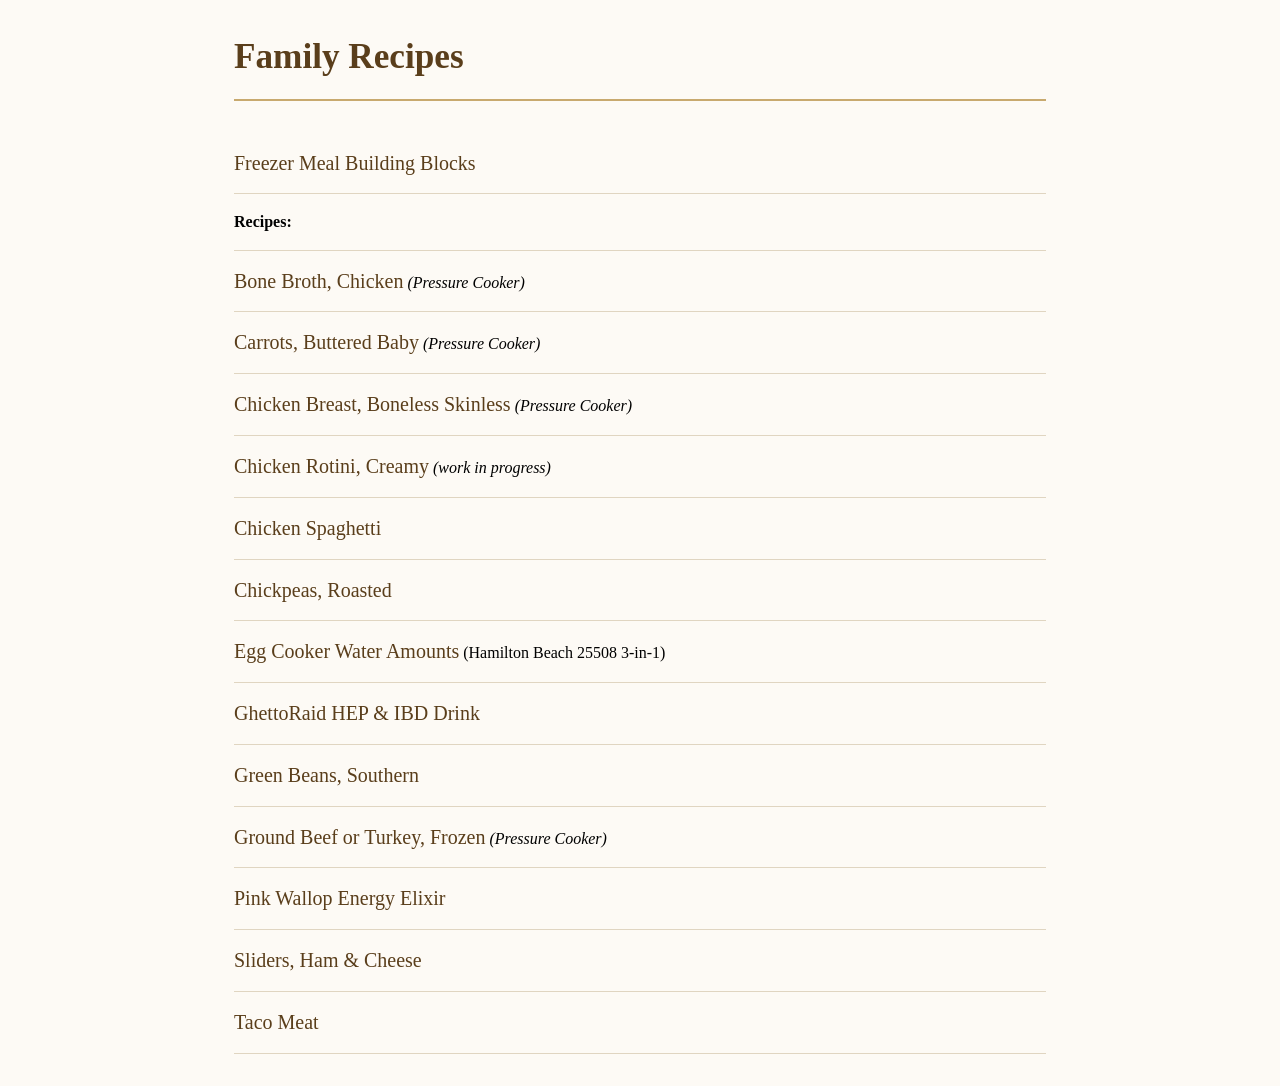
<file: index.html>
<!DOCTYPE html>
<html lang="en">
<head>
  <meta charset="UTF-8">
  <meta name="viewport" content="width=device-width, initial-scale=1.0">
  <title>Family Recipes</title>
  <link rel="stylesheet" href="style.css">
</head>
<body>
  <header>
    <h1>Family Recipes</h1>
  </header>
  <main>
    <ul class="recipe-list">
      <li><a href="freezer-meal-building-blocks.html">Freezer Meal Building Blocks</a></li>
      <li><strong>Recipes:</strong></li>
      <li><a href="chicken-bone-broth.html">Bone Broth, Chicken</a> <i>(Pressure Cooker)</i></li>
      <li><a href="buttered-baby-carrots.html">Carrots, Buttered Baby</a> <i>(Pressure Cooker)</i></li>
      <li><a href="pressure-cooker-chicken-breast.html">Chicken Breast, Boneless Skinless</a> <i>(Pressure Cooker)</i></li>
      <li><a href="creamy-chicken-rotini.html">Chicken Rotini, Creamy</a> <em>(work in progress)</em></li>
      <li><a href="chicken-spaghetti.html">Chicken Spaghetti</a></li>
      <li><a href="roasted-chickpeas.html">Chickpeas, Roasted</a></li>
      <li><a href="hamilton-beach-egg-cooker-water-amounts.html">Egg Cooker Water Amounts</a> (Hamilton Beach 25508 3-in-1)</li>
      <li><a href="ghettoraid-hep-ibd-drink.html">GhettoRaid HEP &amp; IBD Drink</a></li>
      <li><a href="southern-green-beans.html">Green Beans, Southern</a></li>
      <li><a href="pressure-cooker-frozen-ground-beef-turkey.html">Ground Beef or Turkey, Frozen</a> <i>(Pressure Cooker)</i></li>
      <li><a href="pink-wallop-energy-elixir.html">Pink Wallop Energy Elixir</a></li>
      <li><a href="ham-and-cheese-sliders.html">Sliders, Ham & Cheese</a></li>
      <li><a href="taco-meat.html">Taco Meat</a></li>
    </ul>
  </main>
</body>
</html>
</file>
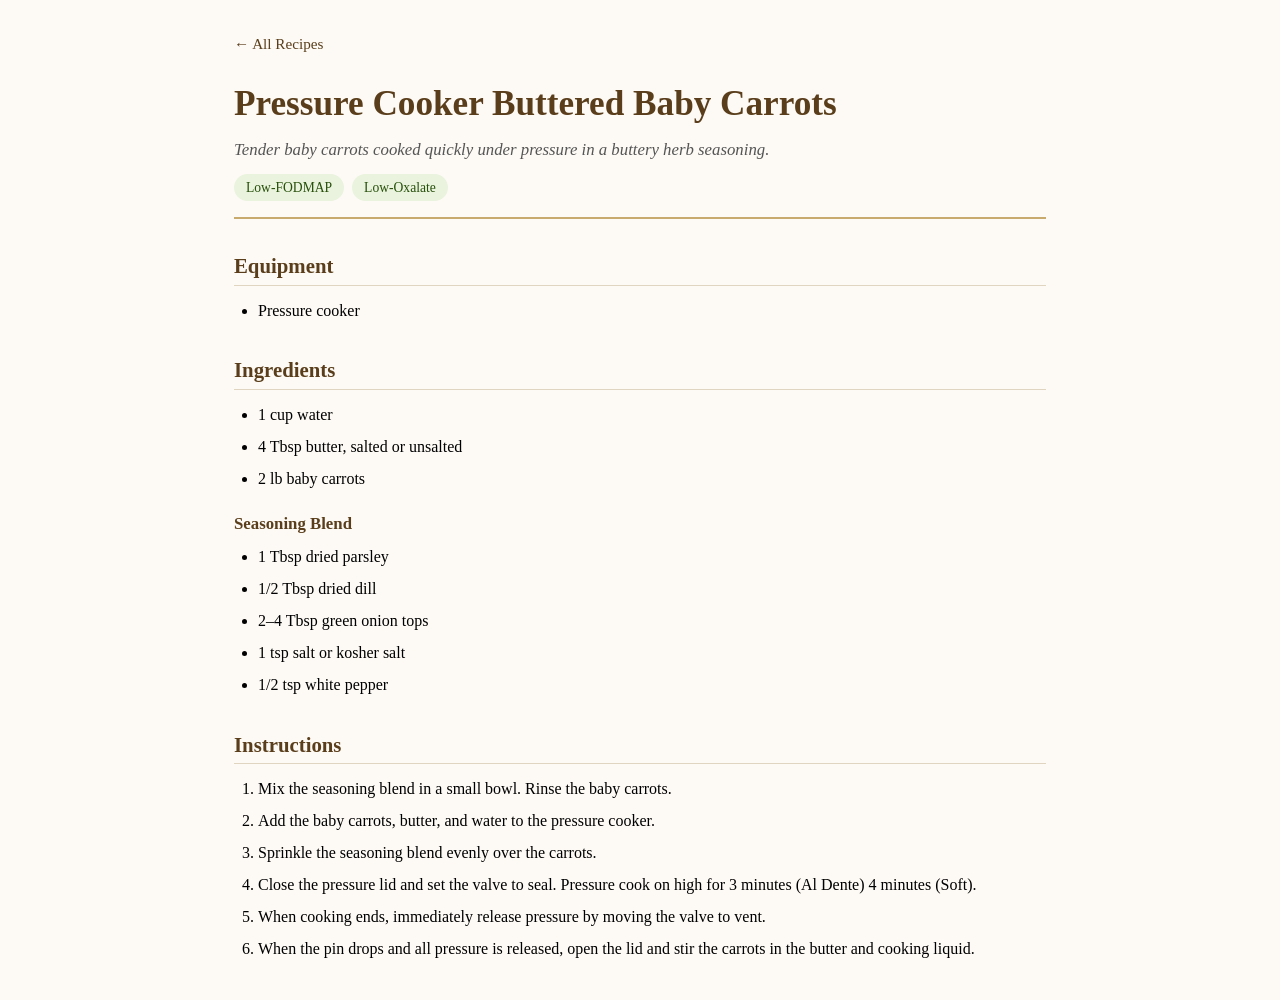
<file: buttered-baby-carrots.html>
<!DOCTYPE html>
<html lang="en">
<head>
  <meta charset="UTF-8">
  <meta name="viewport" content="width=device-width, initial-scale=1.0">
  <title>Pressure Cooker Buttered Baby Carrots – Family Recipes</title>
  <link rel="stylesheet" href="style.css">
   <link rel="stylesheet" href="tag.css">
</head>
<body>
  <a class="back-link" href="index.html">← All Recipes</a>
  <article class="recipe">
    <header>
      <h1>Pressure Cooker Buttered Baby Carrots</h1>
      <p class="recipe-desc">Tender baby carrots cooked quickly under pressure in a buttery herb seasoning.</p>
       <div class="tags">
        <span class="tag tag--low">Low-FODMAP</span>
        <span class="tag tag--low">Low-Oxalate</span>
      </div>
    </header>

    <section>
      <h2>Equipment</h2>
      <ul>
        <li>Pressure cooker</li>
      </ul>
    </section>

    <section>
      <h2>Ingredients</h2>
      <ul>
        <li>1 cup water</li>
        <li>4 Tbsp butter, salted or unsalted</li>
        <li>2 lb baby carrots</li>
      </ul>

      <h3>Seasoning Blend</h3>
      <ul>
        <li>1 Tbsp dried parsley</li>
        <li>1/2 Tbsp dried dill</li>
        <li>2–4 Tbsp green onion tops</li>
        <li>1 tsp salt or kosher salt</li>
        <li>1/2 tsp white pepper</li>
      </ul>
    </section>

    <section>
      <h2>Instructions</h2>
      <ol>
        <li>Mix the seasoning blend in a small bowl. Rinse the baby carrots.</li>
        <li>Add the baby carrots, butter, and water to the pressure cooker.</li>
        <li>Sprinkle the seasoning blend evenly over the carrots.</li>
        <li>Close the pressure lid and set the valve to seal. Pressure cook on high for 3 minutes (Al Dente) 4 minutes (Soft).</li>
        <li>When cooking ends, immediately release pressure by moving the valve to vent.</li>
        <li>When the pin drops and all pressure is released, open the lid and stir the carrots in the butter and cooking liquid.</li>
      </ol>
    </section>
  </article>
</body>
</html>
</file>
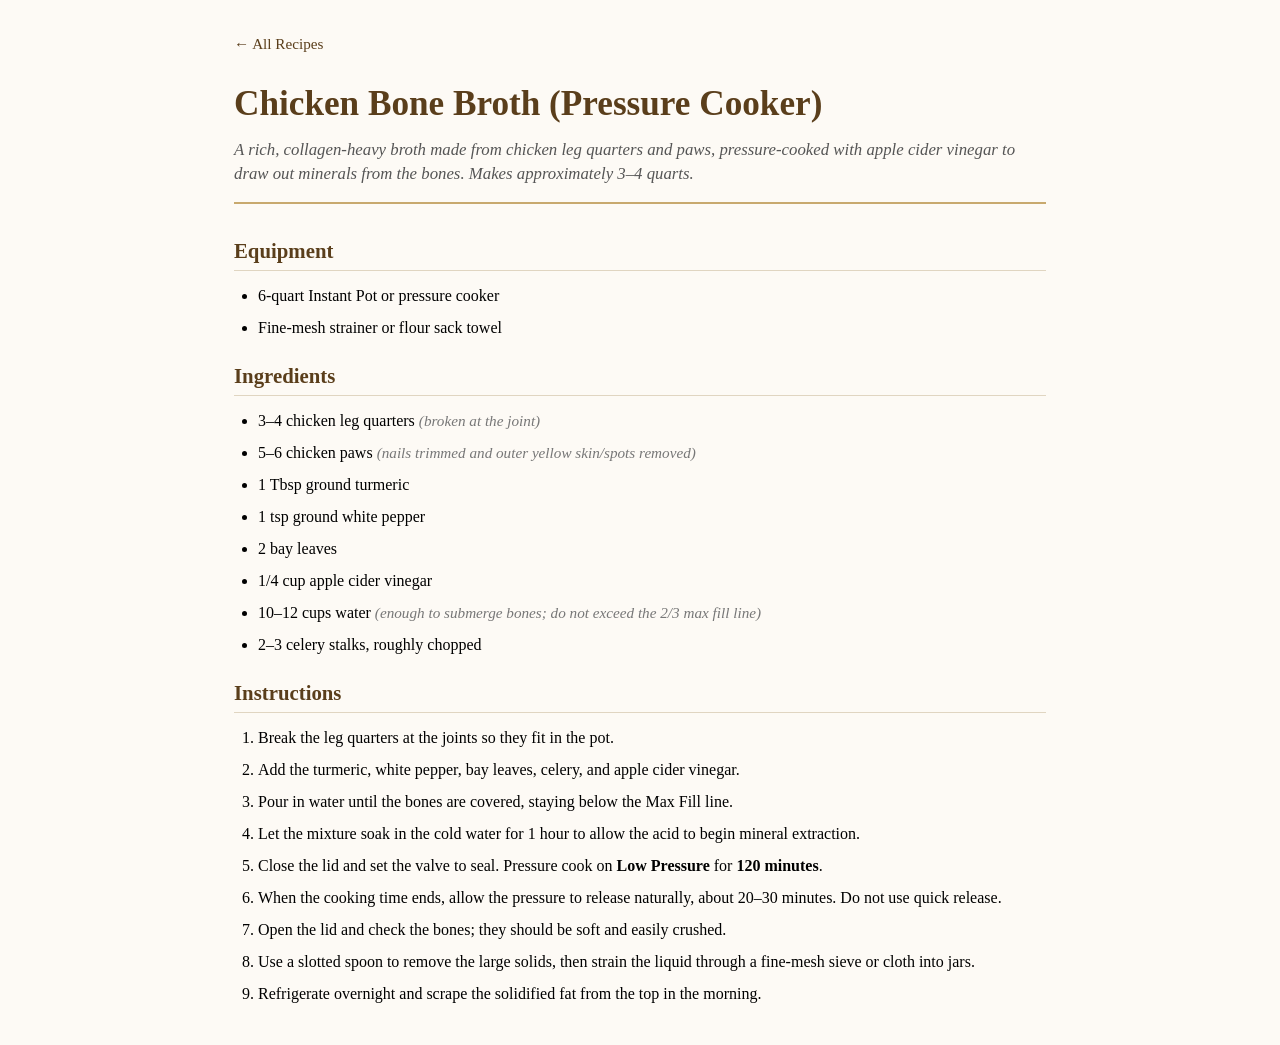
<file: chicken-bone-broth.html>
<!DOCTYPE html>
<html lang="en">
<head>
  <meta charset="UTF-8">
  <meta name="viewport" content="width=device-width, initial-scale=1.0">
  <title>Chicken Bone Broth (Pressure Cooker) – Family Recipes</title>
  <link rel="stylesheet" href="style.css">
</head>
<body>
  <a class="back-link" href="index.html">← All Recipes</a>
  <article class="recipe">
    <header>
      <h1>Chicken Bone Broth (Pressure Cooker)</h1>
      <p class="recipe-desc">A rich, collagen-heavy broth made from chicken leg quarters and paws, pressure-cooked with apple cider vinegar to draw out minerals from the bones. Makes approximately 3–4 quarts.</p>
    </header>

    <h2>Equipment</h2>
    <ul>
      <li>6-quart Instant Pot or pressure cooker</li>
      <li>Fine-mesh strainer or flour sack towel</li>
    </ul>

    <h2>Ingredients</h2>
    <ul>
      <li>3–4 chicken leg quarters <em>(broken at the joint)</em></li>
      <li>5–6 chicken paws <em>(nails trimmed and outer yellow skin/spots removed)</em></li>
      <li>1 Tbsp ground turmeric</li>
      <li>1 tsp ground white pepper</li>
      <li>2 bay leaves</li>
      <li>1/4 cup apple cider vinegar</li>
      <li>10–12 cups water <em>(enough to submerge bones; do not exceed the 2/3 max fill line)</em></li>
      <li>2–3 celery stalks, roughly chopped</li>
    </ul>

    <h2>Instructions</h2>
    <ol>
      <li>Break the leg quarters at the joints so they fit in the pot.</li>
      <li>Add the turmeric, white pepper, bay leaves, celery, and apple cider vinegar.</li>
      <li>Pour in water until the bones are covered, staying below the Max Fill line.</li>
      <li>Let the mixture soak in the cold water for 1 hour to allow the acid to begin mineral extraction.</li>
      <li>Close the lid and set the valve to seal. Pressure cook on <strong>Low Pressure</strong> for <strong>120 minutes</strong>.</li>
      <li>When the cooking time ends, allow the pressure to release naturally, about 20–30 minutes. Do not use quick release.</li>
      <li>Open the lid and check the bones; they should be soft and easily crushed.</li>
      <li>Use a slotted spoon to remove the large solids, then strain the liquid through a fine-mesh sieve or cloth into jars.</li>
      <li>Refrigerate overnight and scrape the solidified fat from the top in the morning.</li>
    </ol>
  </article>
</body>
</html>
</file>
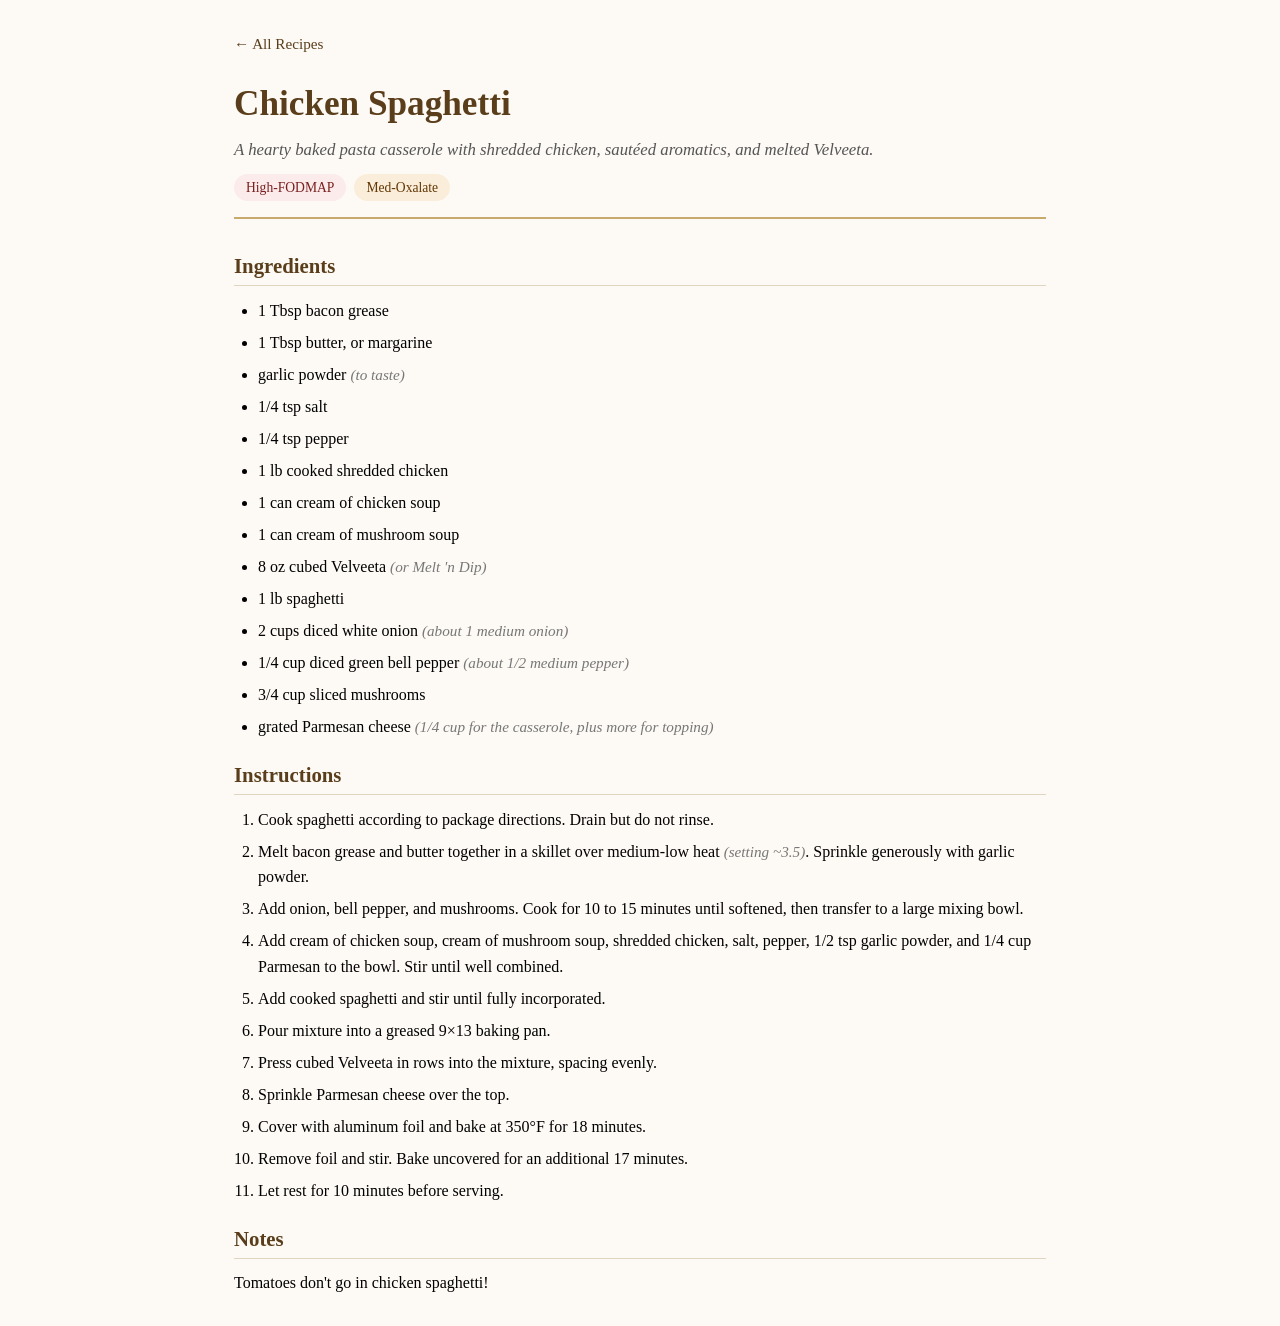
<file: chicken-spaghetti.html>
<!DOCTYPE html>
<html lang="en">
<head>
  <meta charset="UTF-8">
  <meta name="viewport" content="width=device-width, initial-scale=1.0">
  <title>Chicken Spaghetti – Family Recipes</title>
  <link rel="stylesheet" href="style.css">
  <link rel="stylesheet" href="tag.css">
</head>
<body>
  <a class="back-link" href="index.html">← All Recipes</a>
  <article class="recipe">
    <header>
      <h1>Chicken Spaghetti</h1>
      <p class="recipe-desc">A hearty baked pasta casserole with shredded chicken, sautéed aromatics, and melted Velveeta.</p>
      <div class="tags">
        <span class="tag tag--high">High-FODMAP</span>
        <span class="tag tag--med">Med-Oxalate</span>
      </div>
    </header>

    <h2>Ingredients</h2>
    <ul>
      <li>1 Tbsp bacon grease</li>
      <li>1 Tbsp butter, or margarine</li>
      <li>garlic powder <em>(to taste)</em></li>
      <li>1/4 tsp salt</li>
      <li>1/4 tsp pepper</li>
      <li>1 lb cooked shredded chicken</li>
      <li>1 can cream of chicken soup</li>
      <li>1 can cream of mushroom soup</li>
      <li>8 oz cubed Velveeta <em>(or Melt 'n Dip)</em></li>
      <li>1 lb spaghetti</li>
      <li>2 cups diced white onion <em>(about 1 medium onion)</em></li>
      <li>1/4 cup diced green bell pepper <em>(about 1/2 medium pepper)</em></li>
      <li>3/4 cup sliced mushrooms</li>
      <li>grated Parmesan cheese <em>(1/4 cup for the casserole, plus more for topping)</em></li>
    </ul>

    <h2>Instructions</h2>
    <ol>
      <li>Cook spaghetti according to package directions. Drain but do not rinse.</li>
      <li>Melt bacon grease and butter together in a skillet over medium-low heat <em>(setting ~3.5)</em>. Sprinkle generously with garlic powder.</li>
      <li>Add onion, bell pepper, and mushrooms. Cook for 10 to 15 minutes until softened, then transfer to a large mixing bowl.</li>
      <li>Add cream of chicken soup, cream of mushroom soup, shredded chicken, salt, pepper, 1/2 tsp garlic powder, and 1/4 cup Parmesan to the bowl. Stir until well combined.</li>
      <li>Add cooked spaghetti and stir until fully incorporated.</li>
      <li>Pour mixture into a greased 9×13 baking pan.</li>
      <li>Press cubed Velveeta in rows into the mixture, spacing evenly.</li>
      <li>Sprinkle Parmesan cheese over the top.</li>
      <li>Cover with aluminum foil and bake at 350°F for 18 minutes.</li>
      <li>Remove foil and stir. Bake uncovered for an additional 17 minutes.</li>
      <li>Let rest for 10 minutes before serving.</li>
    </ol>

    <h2>Notes</h2>
    <p>Tomatoes don't go in chicken spaghetti!</p>
  </article>
</body>
</html>
</file>
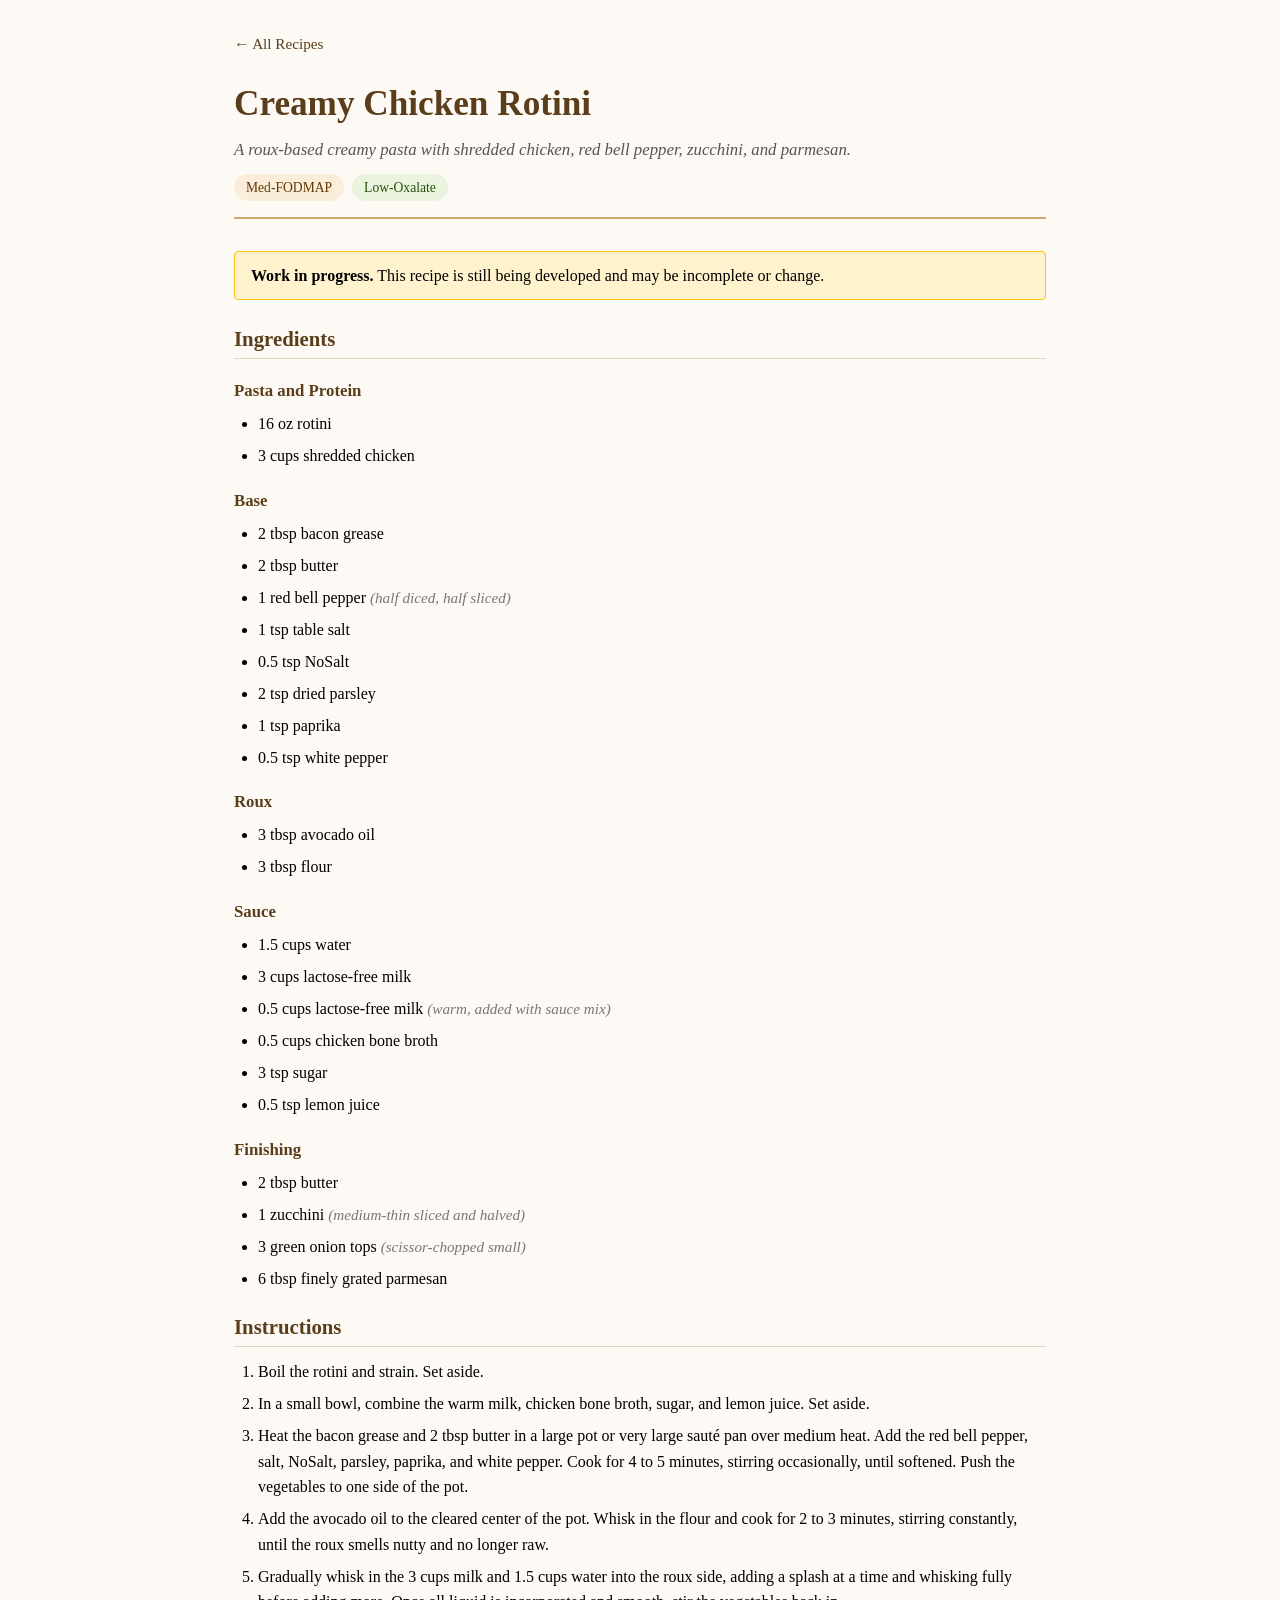
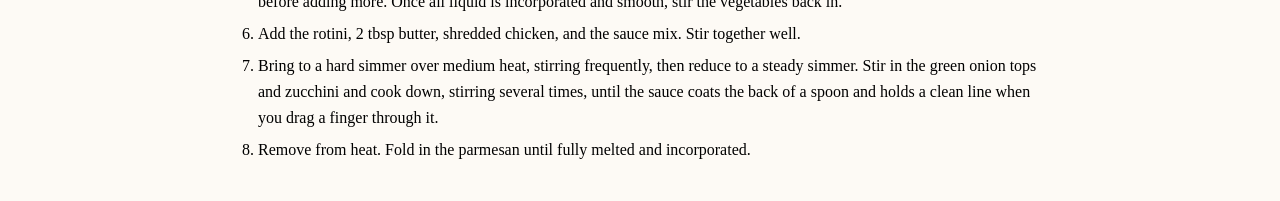
<file: creamy-chicken-rotini.html>
<!DOCTYPE html>
<html lang="en">
<head>
  <meta charset="UTF-8">
  <meta name="viewport" content="width=device-width, initial-scale=1.0">
  <title>Creamy Chicken Rotini – Family Recipes</title>
  <link rel="stylesheet" href="style.css">
  <link rel="stylesheet" href="tag.css">
</head>
<body>
  <a class="back-link" href="index.html">← All Recipes</a>
  <article class="recipe">
    <header>
      <h1>Creamy Chicken Rotini</h1>
      <p class="recipe-desc">A roux-based creamy pasta with shredded chicken, red bell pepper, zucchini, and parmesan.</p>
      <div class="tags">
        <span class="tag tag--med">Med-FODMAP</span>
        <span class="tag tag--low">Low-Oxalate</span>
      </div>
    </header>

    <p style="background:#fff3cd;border:1px solid #ffc107;padding:0.75em 1em;border-radius:4px;margin:1.5em 0;">
      <strong>Work in progress.</strong> This recipe is still being developed and may be incomplete or change.
    </p>

    <h2>Ingredients</h2>

    <h3>Pasta and Protein</h3>
    <ul>
      <li>16 oz rotini</li>
      <li>3 cups shredded chicken</li>
    </ul>

    <h3>Base</h3>
    <ul>
      <li>2 tbsp bacon grease</li>
      <li>2 tbsp butter</li>
      <li>1 red bell pepper <em>(half diced, half sliced)</em></li>
      <li>1 tsp table salt</li>
      <li>0.5 tsp NoSalt</li>
      <li>2 tsp dried parsley</li>
      <li>1 tsp paprika</li>
      <li>0.5 tsp white pepper</li>
    </ul>

    <h3>Roux</h3>
    <ul>
      <li>3 tbsp avocado oil</li>
      <li>3 tbsp flour</li>
    </ul>

    <h3>Sauce</h3>
    <ul>
      <li>1.5 cups water</li>
      <li>3 cups lactose-free milk</li>
      <li>0.5 cups lactose-free milk <em>(warm, added with sauce mix)</em></li>
      <li>0.5 cups chicken bone broth</li>
      <li>3 tsp sugar</li>
      <li>0.5 tsp lemon juice</li>
    </ul>

    <h3>Finishing</h3>
    <ul>
      <li>2 tbsp butter</li>
      <li>1 zucchini <em>(medium-thin sliced and halved)</em></li>
      <li>3 green onion tops <em>(scissor-chopped small)</em></li>
      <li>6 tbsp finely grated parmesan</li>
    </ul>

    <h2>Instructions</h2>
    <ol>
      <li>Boil the rotini and strain. Set aside.</li>
      <li>In a small bowl, combine the warm milk, chicken bone broth, sugar, and lemon juice. Set aside.</li>
      <li>Heat the bacon grease and 2 tbsp butter in a large pot or very large sauté pan over medium heat. Add the red bell pepper, salt, NoSalt, parsley, paprika, and white pepper. Cook for 4 to 5 minutes, stirring occasionally, until softened. Push the vegetables to one side of the pot.</li>
      <li>Add the avocado oil to the cleared center of the pot. Whisk in the flour and cook for 2 to 3 minutes, stirring constantly, until the roux smells nutty and no longer raw.</li>
      <li>Gradually whisk in the 3 cups milk and 1.5 cups water into the roux side, adding a splash at a time and whisking fully before adding more. Once all liquid is incorporated and smooth, stir the vegetables back in.</li>
      <li>Add the rotini, 2 tbsp butter, shredded chicken, and the sauce mix. Stir together well.</li>
      <li>Bring to a hard simmer over medium heat, stirring frequently, then reduce to a steady simmer. Stir in the green onion tops and zucchini and cook down, stirring several times, until the sauce coats the back of a spoon and holds a clean line when you drag a finger through it.</li>
      <li>Remove from heat. Fold in the parmesan until fully melted and incorporated.</li>
    </ol>
  </article>
</body>
</html>
</file>
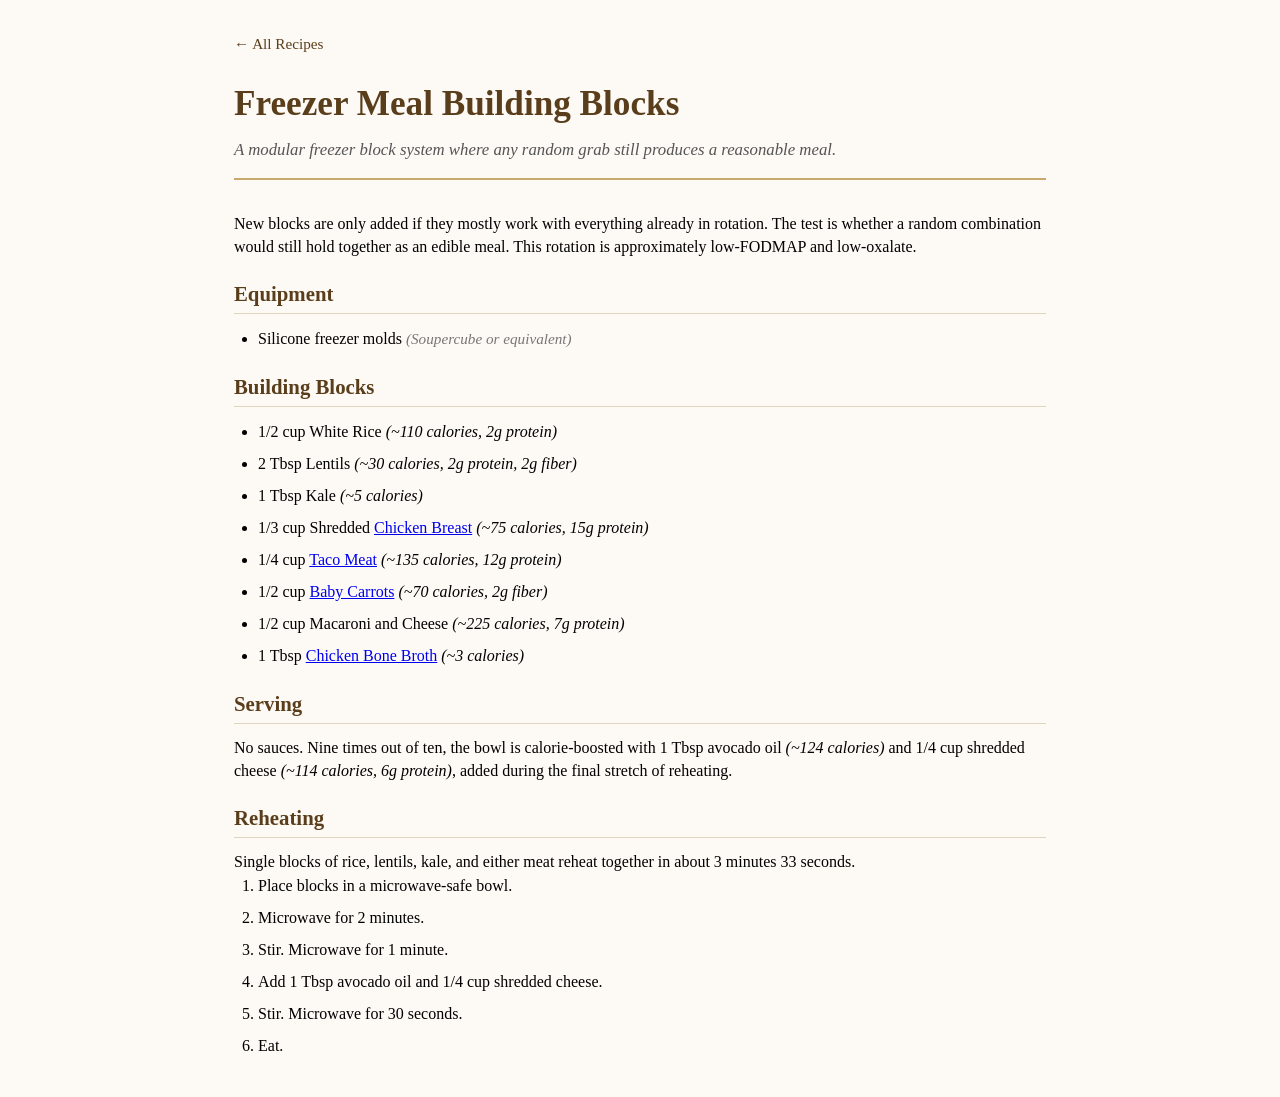
<file: freezer-meal-building-blocks.html>
<!DOCTYPE html>
<html lang="en">
<head>
  <meta charset="UTF-8">
  <meta name="viewport" content="width=device-width, initial-scale=1.0">
  <title>Freezer Meal Building Blocks – Family Recipes</title>
  <link rel="stylesheet" href="style.css">
</head>
<body>
  <a class="back-link" href="index.html">← All Recipes</a>
  <article class="recipe">
    <header>
      <h1>Freezer Meal Building Blocks</h1>
      <p class="recipe-desc">A modular freezer block system where any random grab still produces a reasonable meal.</p>
    </header>

    <p>New blocks are only added if they mostly work with everything already in rotation. The test is whether a random combination would still hold together as an edible meal. This rotation is approximately low-FODMAP and low-oxalate.</p>

    <h2>Equipment</h2>
    <ul>
      <li>Silicone freezer molds <em>(Soupercube or equivalent)</em></li>
    </ul>

    <h2>Building Blocks</h2>
    <ul>
      <li>1/2 cup White Rice <i>(~110 calories, 2g protein)</i></li>
      <li>2 Tbsp Lentils <i>(~30 calories, 2g protein, 2g fiber)</i></li>
      <li>1 Tbsp Kale <i>(~5 calories)</i></li>
      <li>1/3 cup Shredded <a href="pressure-cooker-chicken-breast.html">Chicken Breast</a> <i>(~75 calories, 15g protein)</i></li>
      <li>1/4 cup <a href="taco-meat.html">Taco Meat</a> <i>(~135 calories, 12g protein)</i></li>
      <li>1/2 cup <a href="buttered-baby-carrots.html">Baby Carrots</a> <i>(~70 calories, 2g fiber)</i></li>
      <li>1/2 cup Macaroni and Cheese <i>(~225 calories, 7g protein)</i></li>
      <li>1 Tbsp <a href="chicken-bone-broth.html">Chicken Bone Broth</a> <i>(~3 calories)</i></li>
    </ul>

    <h2>Serving</h2>
    <p>No sauces. Nine times out of ten, the bowl is calorie-boosted with 1 Tbsp avocado oil <i>(~124 calories)</i> and 1/4 cup shredded cheese <i>(~114 calories, 6g protein)</i>, added during the final stretch of reheating.</p>

    <h2>Reheating</h2>
    <p>Single blocks of rice, lentils, kale, and either meat reheat together in about 3 minutes 33 seconds.</p>
    <ol>
      <li>Place blocks in a microwave-safe bowl.</li>
      <li>Microwave for 2 minutes.</li>
      <li>Stir. Microwave for 1 minute.</li>
      <li>Add 1 Tbsp avocado oil and 1/4 cup shredded cheese.</li>
      <li>Stir. Microwave for 30 seconds.</li>
      <li>Eat.</li>
    </ol>
  </article>
</body>
</html>
</file>
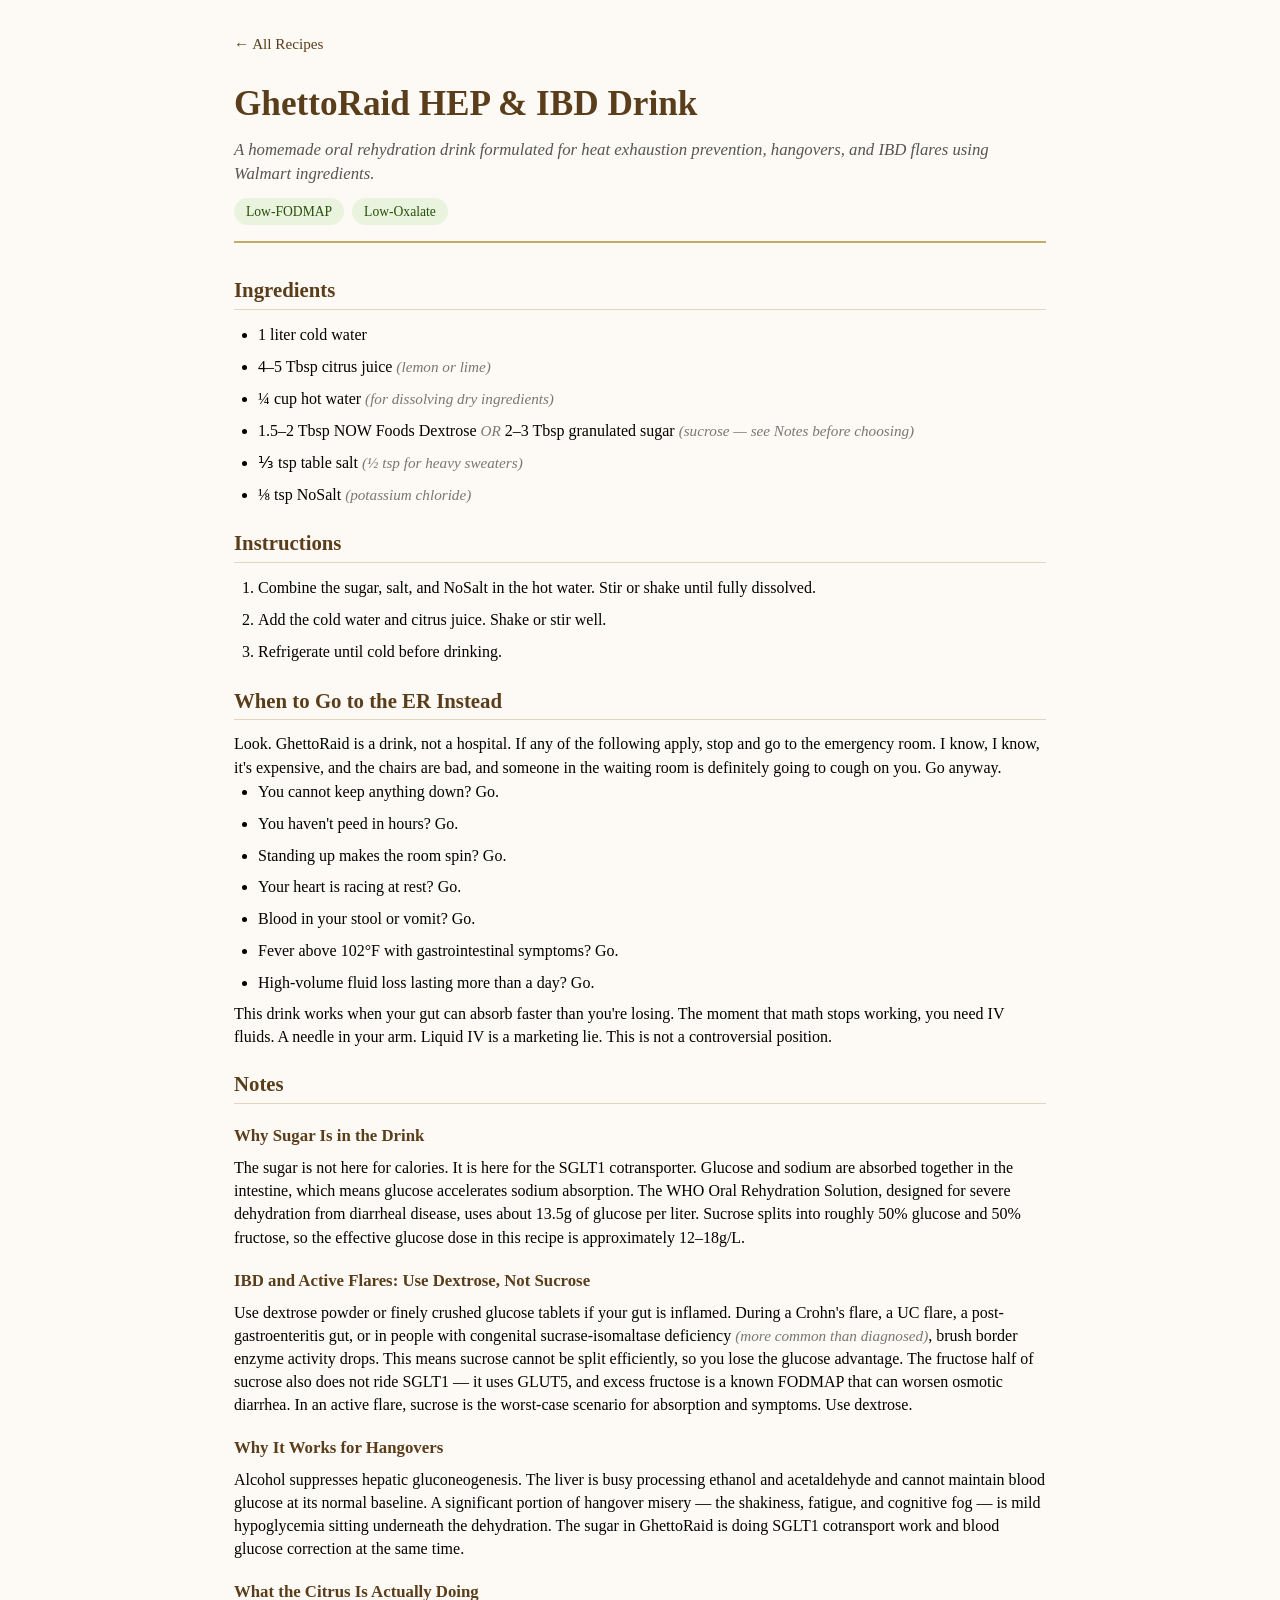
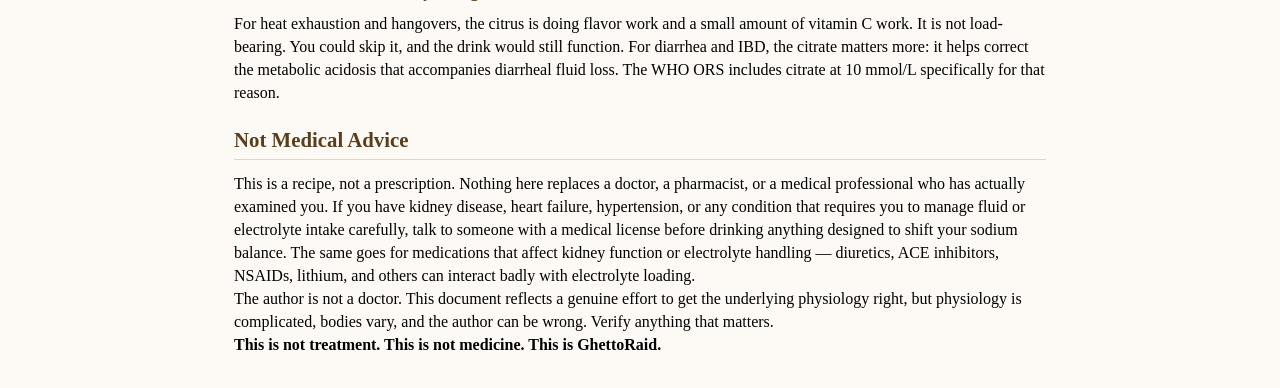
<file: ghettoraid-hep-ibd-drink.html>
<!DOCTYPE html>
<html lang="en">
<head>
  <meta charset="UTF-8">
  <meta name="viewport" content="width=device-width, initial-scale=1.0">
  <title>GhettoRaid HEP &amp; IBD Drink – Family Recipes</title>
  <link rel="stylesheet" href="style.css">
  <link rel="stylesheet" href="tag.css">
</head>
<body>
  <a class="back-link" href="index.html">← All Recipes</a>
  <article class="recipe">
    <header>
      <h1>GhettoRaid HEP &amp; IBD Drink</h1>
      <p class="recipe-desc">A homemade oral rehydration drink formulated for heat exhaustion prevention, hangovers, and IBD flares using Walmart ingredients.</p>
      <div class="tags">
        <span class="tag tag--low">Low-FODMAP</span>
        <span class="tag tag--low">Low-Oxalate</span>
      </div>
    </header>

    <h2>Ingredients</h2>
    <ul>
      <li>1 liter cold water</li>
      <li>4–5 Tbsp citrus juice <em>(lemon or lime)</em></li>
      <li>¼ cup hot water <em>(for dissolving dry ingredients)</em></li>
      <li>1.5–2 Tbsp NOW Foods Dextrose <em>OR</em> 2–3 Tbsp granulated sugar <em>(sucrose — see Notes before choosing)</em></li>
      <li>⅓ tsp table salt <em>(½ tsp for heavy sweaters)</em></li>
      <li>⅛ tsp NoSalt <em>(potassium chloride)</em></li>
    </ul>

    <h2>Instructions</h2>
    <ol>
      <li>Combine the sugar, salt, and NoSalt in the hot water. Stir or shake until fully dissolved.</li>
      <li>Add the cold water and citrus juice. Shake or stir well.</li>
      <li>Refrigerate until cold before drinking.</li>
    </ol>

    <h2>When to Go to the ER Instead</h2>
    <p>Look. GhettoRaid is a drink, not a hospital. If any of the following apply, stop and go to the emergency room. I know, I know, it's expensive, and the chairs are bad, and someone in the waiting room is definitely going to cough on you. Go anyway.</p>
    <ul>
      <li>You cannot keep anything down? Go.</li>
      <li>You haven't peed in hours? Go.</li>
      <li>Standing up makes the room spin? Go.</li>
      <li>Your heart is racing at rest? Go.</li>
      <li>Blood in your stool or vomit? Go.</li>
      <li>Fever above 102°F with gastrointestinal symptoms? Go.</li>
      <li>High-volume fluid loss lasting more than a day? Go.</li>
    </ul>
    <p>This drink works when your gut can absorb faster than you're losing. The moment that math stops working, you need IV fluids. A needle in your arm. Liquid IV is a marketing lie. This is not a controversial position.</p>

    <h2>Notes</h2>

    <h3>Why Sugar Is in the Drink</h3>
    <p>The sugar is not here for calories. It is here for the SGLT1 cotransporter. Glucose and sodium are absorbed together in the intestine, which means glucose accelerates sodium absorption. The WHO Oral Rehydration Solution, designed for severe dehydration from diarrheal disease, uses about 13.5g of glucose per liter. Sucrose splits into roughly 50% glucose and 50% fructose, so the effective glucose dose in this recipe is approximately 12–18g/L.</p>

    <h3>IBD and Active Flares: Use Dextrose, Not Sucrose</h3>
    <p>Use dextrose powder or finely crushed glucose tablets if your gut is inflamed. During a Crohn's flare, a UC flare, a post-gastroenteritis gut, or in people with congenital sucrase-isomaltase deficiency <em>(more common than diagnosed)</em>, brush border enzyme activity drops. This means sucrose cannot be split efficiently, so you lose the glucose advantage. The fructose half of sucrose also does not ride SGLT1 — it uses GLUT5, and excess fructose is a known FODMAP that can worsen osmotic diarrhea. In an active flare, sucrose is the worst-case scenario for absorption and symptoms. Use dextrose.</p>

    <h3>Why It Works for Hangovers</h3>
    <p>Alcohol suppresses hepatic gluconeogenesis. The liver is busy processing ethanol and acetaldehyde and cannot maintain blood glucose at its normal baseline. A significant portion of hangover misery — the shakiness, fatigue, and cognitive fog — is mild hypoglycemia sitting underneath the dehydration. The sugar in GhettoRaid is doing SGLT1 cotransport work and blood glucose correction at the same time.</p>

    <h3>What the Citrus Is Actually Doing</h3>
    <p>For heat exhaustion and hangovers, the citrus is doing flavor work and a small amount of vitamin C work. It is not load-bearing. You could skip it, and the drink would still function. For diarrhea and IBD, the citrate matters more: it helps correct the metabolic acidosis that accompanies diarrheal fluid loss. The WHO ORS includes citrate at 10 mmol/L specifically for that reason.</p>

    <h2>Not Medical Advice</h2>
    <p>This is a recipe, not a prescription. Nothing here replaces a doctor, a pharmacist, or a medical professional who has actually examined you. If you have kidney disease, heart failure, hypertension, or any condition that requires you to manage fluid or electrolyte intake carefully, talk to someone with a medical license before drinking anything designed to shift your sodium balance. The same goes for medications that affect kidney function or electrolyte handling — diuretics, ACE inhibitors, NSAIDs, lithium, and others can interact badly with electrolyte loading.</p>
    <p>The author is not a doctor. This document reflects a genuine effort to get the underlying physiology right, but physiology is complicated, bodies vary, and the author can be wrong. Verify anything that matters.</p>
    <p><strong>This is not treatment. This is not medicine. This is GhettoRaid.</strong></p>
  </article>
</body>
</html>
</file>
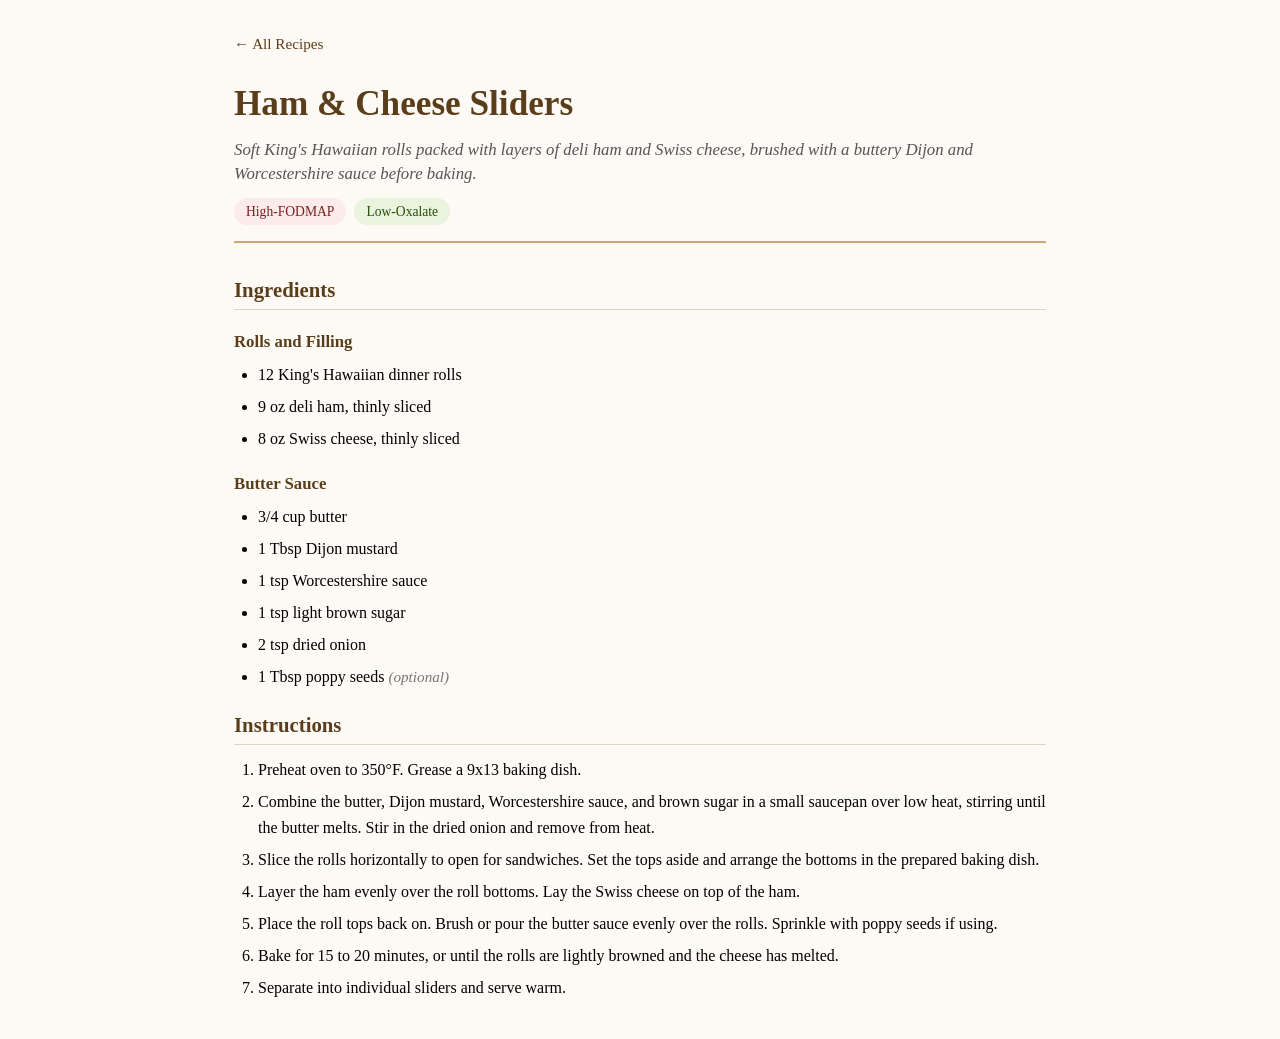
<file: ham-and-cheese-sliders.html>
<!DOCTYPE html>
<html lang="en">
<head>
  <meta charset="UTF-8">
  <meta name="viewport" content="width=device-width, initial-scale=1.0">
  <title>Ham & Cheese Sliders – Family Recipes</title>
  <link rel="stylesheet" href="style.css">
  <link rel="stylesheet" href="tag.css">
</head>
<body>
  <a class="back-link" href="index.html">← All Recipes</a>
  <article class="recipe">
    <header>
      <h1>Ham & Cheese Sliders</h1>
      <p class="recipe-desc">Soft King's Hawaiian rolls packed with layers of deli ham and Swiss cheese, brushed with a buttery Dijon and Worcestershire sauce before baking.</p>
      <div class="tags">
        <span class="tag tag--high">High-FODMAP</span>
        <span class="tag tag--low">Low-Oxalate</span>
      </div>
    </header>
    <h2>Ingredients</h2>
    <h3>Rolls and Filling</h3>
    <ul>
      <li>12 King's Hawaiian dinner rolls</li>
      <li>9 oz deli ham, thinly sliced</li>
      <li>8 oz Swiss cheese, thinly sliced</li>
    </ul>
    <h3>Butter Sauce</h3>
    <ul>
      <li>3/4 cup butter</li>
      <li>1 Tbsp Dijon mustard</li>
      <li>1 tsp Worcestershire sauce</li>
      <li>1 tsp light brown sugar</li>
      <li>2 tsp dried onion</li>
      <li>1 Tbsp poppy seeds <em>(optional)</em></li>
    </ul>
    <h2>Instructions</h2>
    <ol>
      <li>Preheat oven to 350°F. Grease a 9x13 baking dish.</li>
      <li>Combine the butter, Dijon mustard, Worcestershire sauce, and brown sugar in a small saucepan over low heat, stirring until the butter melts. Stir in the dried onion and remove from heat.</li>
      <li>Slice the rolls horizontally to open for sandwiches. Set the tops aside and arrange the bottoms in the prepared baking dish.</li>
      <li>Layer the ham evenly over the roll bottoms. Lay the Swiss cheese on top of the ham.</li>
      <li>Place the roll tops back on. Brush or pour the butter sauce evenly over the rolls. Sprinkle with poppy seeds if using.</li>
      <li>Bake for 15 to 20 minutes, or until the rolls are lightly browned and the cheese has melted.</li>
      <li>Separate into individual sliders and serve warm.</li>
    </ol>
  </article>
</body>
</html>
</file>
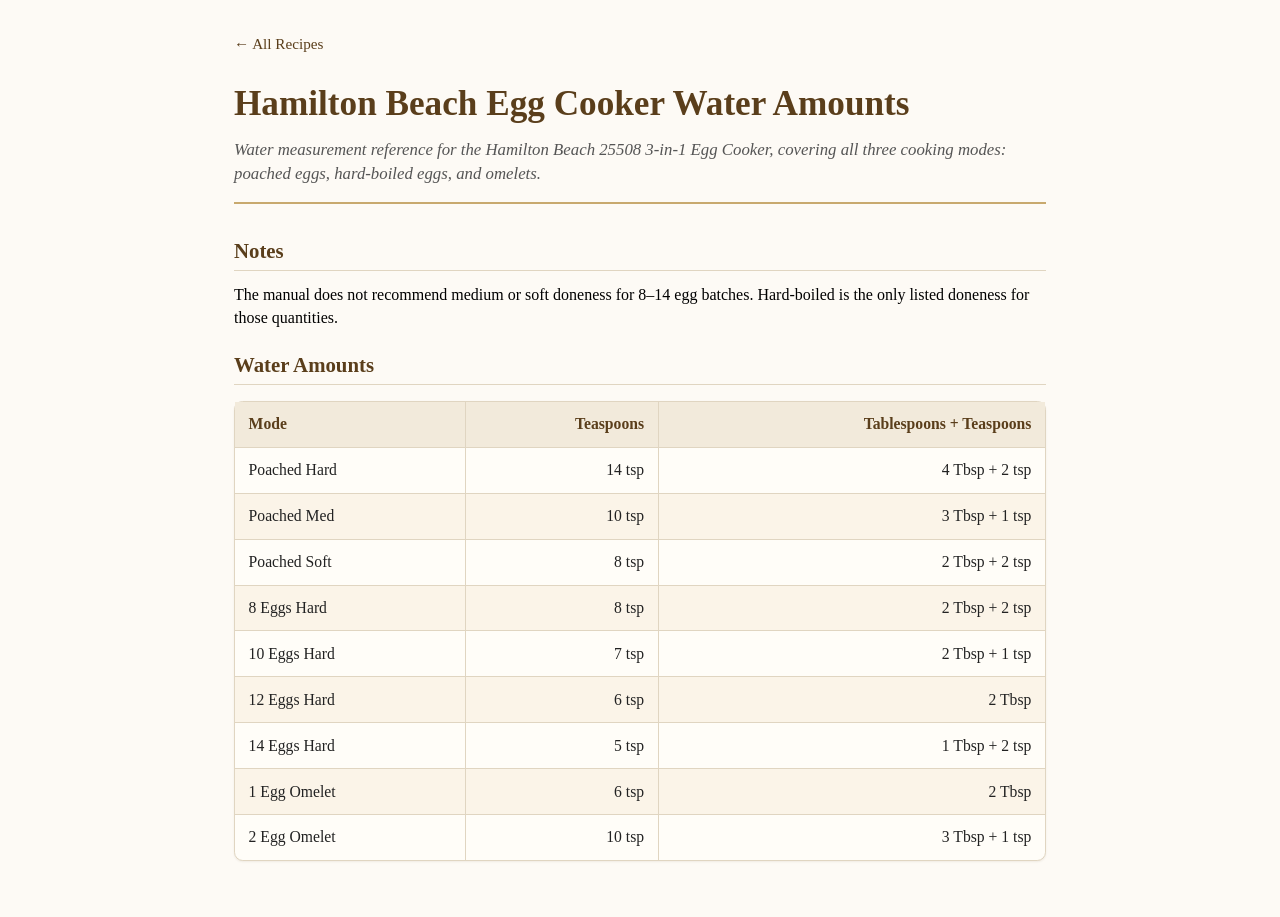
<file: hamilton-beach-egg-cooker-water-amounts.html>
<!DOCTYPE html>
<html lang="en">
<head>
  <meta charset="UTF-8">
  <meta name="viewport" content="width=device-width, initial-scale=1.0">
  <title>Hamilton Beach Egg Cooker Water Amounts – Family Recipes</title>
  <link rel="stylesheet" href="style.css">
  <link rel="stylesheet" href="tag.css">
</head>
<body>
  <a class="back-link" href="index.html">← All Recipes</a>
  <article class="recipe">
    <header>
      <h1>Hamilton Beach Egg Cooker Water Amounts</h1>
      <p class="recipe-desc">Water measurement reference for the Hamilton Beach 25508 3-in-1 Egg Cooker, covering all three cooking modes: poached eggs, hard-boiled eggs, and omelets.</p>
    </header>
    <h2>Notes</h2>
    <p>The manual does not recommend medium or soft doneness for 8–14 egg batches. Hard-boiled is the only listed doneness for those quantities.</p>
    <h2>Water Amounts</h2>
    <table>
      <thead>
        <tr>
          <th>Mode</th>
          <th>Teaspoons</th>
          <th>Tablespoons + Teaspoons</th>
        </tr>
      </thead>
      <tbody>
        <tr>
          <td>Poached Hard</td>
          <td>14 tsp</td>
          <td>4 Tbsp + 2 tsp</td>
        </tr>
        <tr>
          <td>Poached Med</td>
          <td>10 tsp</td>
          <td>3 Tbsp + 1 tsp</td>
        </tr>
        <tr>
          <td>Poached Soft</td>
          <td>8 tsp</td>
          <td>2 Tbsp + 2 tsp</td>
        </tr>
        <tr>
          <td>8 Eggs Hard</td>
          <td>8 tsp</td>
          <td>2 Tbsp + 2 tsp</td>
        </tr>
        <tr>
          <td>10 Eggs Hard</td>
          <td>7 tsp</td>
          <td>2 Tbsp + 1 tsp</td>
        </tr>
        <tr>
          <td>12 Eggs Hard</td>
          <td>6 tsp</td>
          <td>2 Tbsp</td>
        </tr>
        <tr>
          <td>14 Eggs Hard</td>
          <td>5 tsp</td>
          <td>1 Tbsp + 2 tsp</td>
        </tr>
        <tr>
          <td>1 Egg Omelet</td>
          <td>6 tsp</td>
          <td>2 Tbsp</td>
        </tr>
        <tr>
          <td>2 Egg Omelet</td>
          <td>10 tsp</td>
          <td>3 Tbsp + 1 tsp</td>
        </tr>
      </tbody>
    </table>
  
  </article>
</body>
</html>
</file>
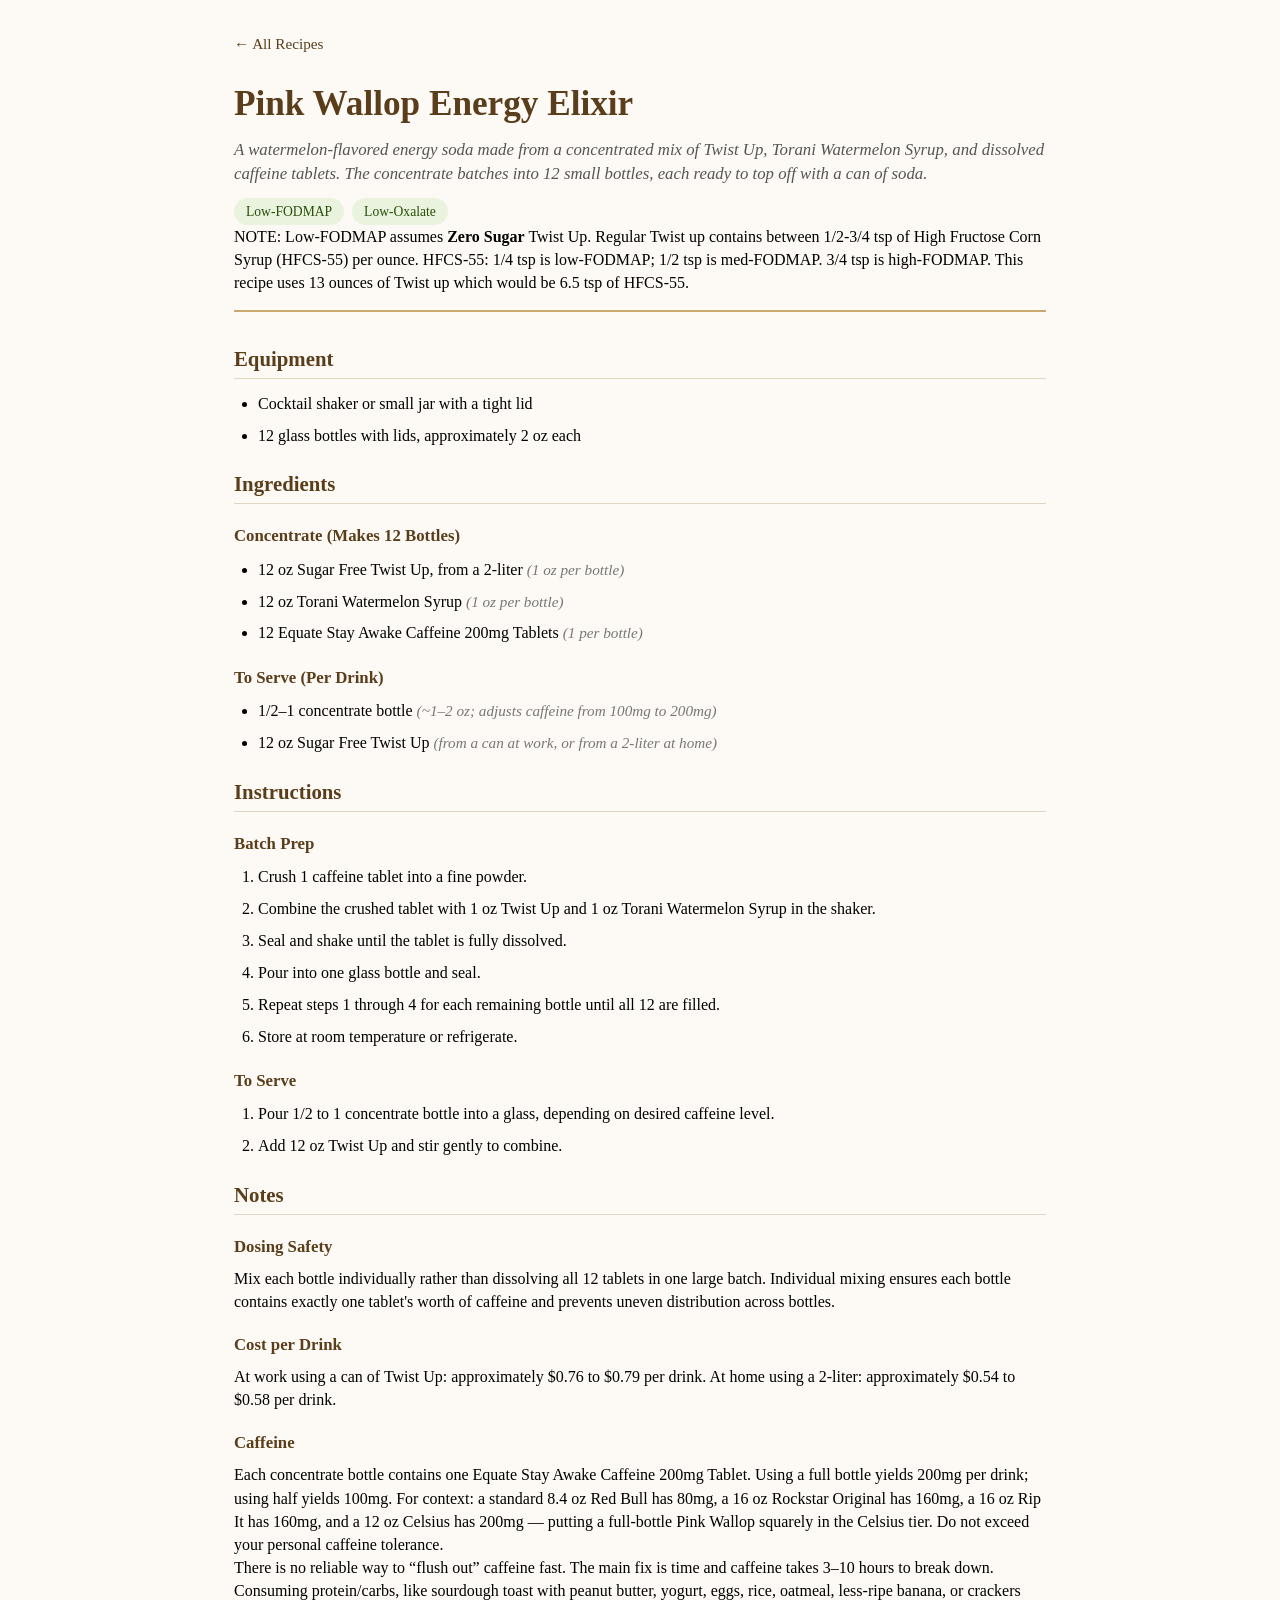
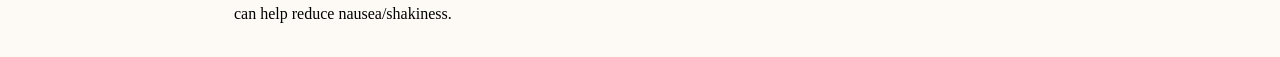
<file: pink-wallop-energy-elixir.html>
<!DOCTYPE html>
<html lang="en">
<head>
  <meta charset="UTF-8">
  <meta name="viewport" content="width=device-width, initial-scale=1.0">
  <title>Pink Wallop Energy Elixir – Family Recipes</title>
  <link rel="stylesheet" href="style.css">
  <link rel="stylesheet" href="tag.css">
</head>
<body>
  <a class="back-link" href="index.html">← All Recipes</a>
  <article class="recipe">
    <header>
      <h1>Pink Wallop Energy Elixir</h1>
      <p class="recipe-desc">A watermelon-flavored energy soda made from a concentrated mix of Twist Up, Torani Watermelon Syrup, and dissolved caffeine tablets. The concentrate batches into 12 small bottles, each ready to top off with a can of soda.</p>
      <div class="tags">
        <span class="tag tag--low">Low-FODMAP</span>
        <span class="tag tag--low">Low-Oxalate</span>
      </div>
      <p>NOTE: Low-FODMAP assumes <b>Zero Sugar</b> Twist Up. Regular Twist up contains between 1/2-3/4 tsp of High Fructose Corn Syrup (HFCS-55) per ounce. HFCS-55: 1/4 tsp is low-FODMAP; 1/2 tsp is med-FODMAP. 3/4 tsp is high-FODMAP. This recipe uses 13 ounces of Twist up which would be 6.5 tsp of HFCS-55.</p>
    </header>

    <h2>Equipment</h2>
    <ul>
      <li>Cocktail shaker or small jar with a tight lid</li>
      <li>12 glass bottles with lids, approximately 2 oz each</li>
    </ul>

    <h2>Ingredients</h2>
    <h3>Concentrate (Makes 12 Bottles)</h3>
    <ul>
      <li>12 oz Sugar Free Twist Up, from a 2-liter <em>(1 oz per bottle)</em></li>
      <li>12 oz Torani Watermelon Syrup <em>(1 oz per bottle)</em></li>
      <li>12 Equate Stay Awake Caffeine 200mg Tablets <em>(1 per bottle)</em></li>
    </ul>
    <h3>To Serve (Per Drink)</h3>
    <ul>
      <li>1/2–1 concentrate bottle <em>(~1–2 oz; adjusts caffeine from 100mg to 200mg)</em></li>
      <li>12 oz Sugar Free Twist Up <em>(from a can at work, or from a 2-liter at home)</em></li>
    </ul>

    <h2>Instructions</h2>
    <h3>Batch Prep</h3>
    <ol>
      <li>Crush 1 caffeine tablet into a fine powder.</li>
      <li>Combine the crushed tablet with 1 oz Twist Up and 1 oz Torani Watermelon Syrup in the shaker.</li>
      <li>Seal and shake until the tablet is fully dissolved.</li>
      <li>Pour into one glass bottle and seal.</li>
      <li>Repeat steps 1 through 4 for each remaining bottle until all 12 are filled.</li>
      <li>Store at room temperature or refrigerate.</li>
    </ol>
    <h3>To Serve</h3>
    <ol>
      <li>Pour 1/2 to 1 concentrate bottle into a glass, depending on desired caffeine level.</li>
      <li>Add 12 oz Twist Up and stir gently to combine.</li>
    </ol>

    <h2>Notes</h2>
    <h3>Dosing Safety</h3>
    <p>Mix each bottle individually rather than dissolving all 12 tablets in one large batch. Individual mixing ensures each bottle contains exactly one tablet's worth of caffeine and prevents uneven distribution across bottles.</p>
    <h3>Cost per Drink</h3>
    <p>At work using a can of Twist Up: approximately $0.76 to $0.79 per drink. At home using a 2-liter: approximately $0.54 to $0.58 per drink.</p>
    <h3>Caffeine</h3>
    <p>Each concentrate bottle contains one Equate Stay Awake Caffeine 200mg Tablet. Using a full bottle yields 200mg per drink; using half yields 100mg. For context: a standard 8.4 oz Red Bull has 80mg, a 16 oz Rockstar Original has 160mg, a 16 oz Rip It has 160mg, and a 12 oz Celsius has 200mg — putting a full-bottle Pink Wallop squarely in the Celsius tier. Do not exceed your personal caffeine tolerance.</p>
    <p>There is no reliable way to “flush out” caffeine fast. The main fix is time and caffeine takes 3–10 hours to break down.</p>
    <p>Consuming protein/carbs, like sourdough toast with peanut butter, yogurt, eggs, rice, oatmeal, less-ripe banana, or crackers can help reduce nausea/shakiness.</p>
  </article>
</body>
</html>
</file>
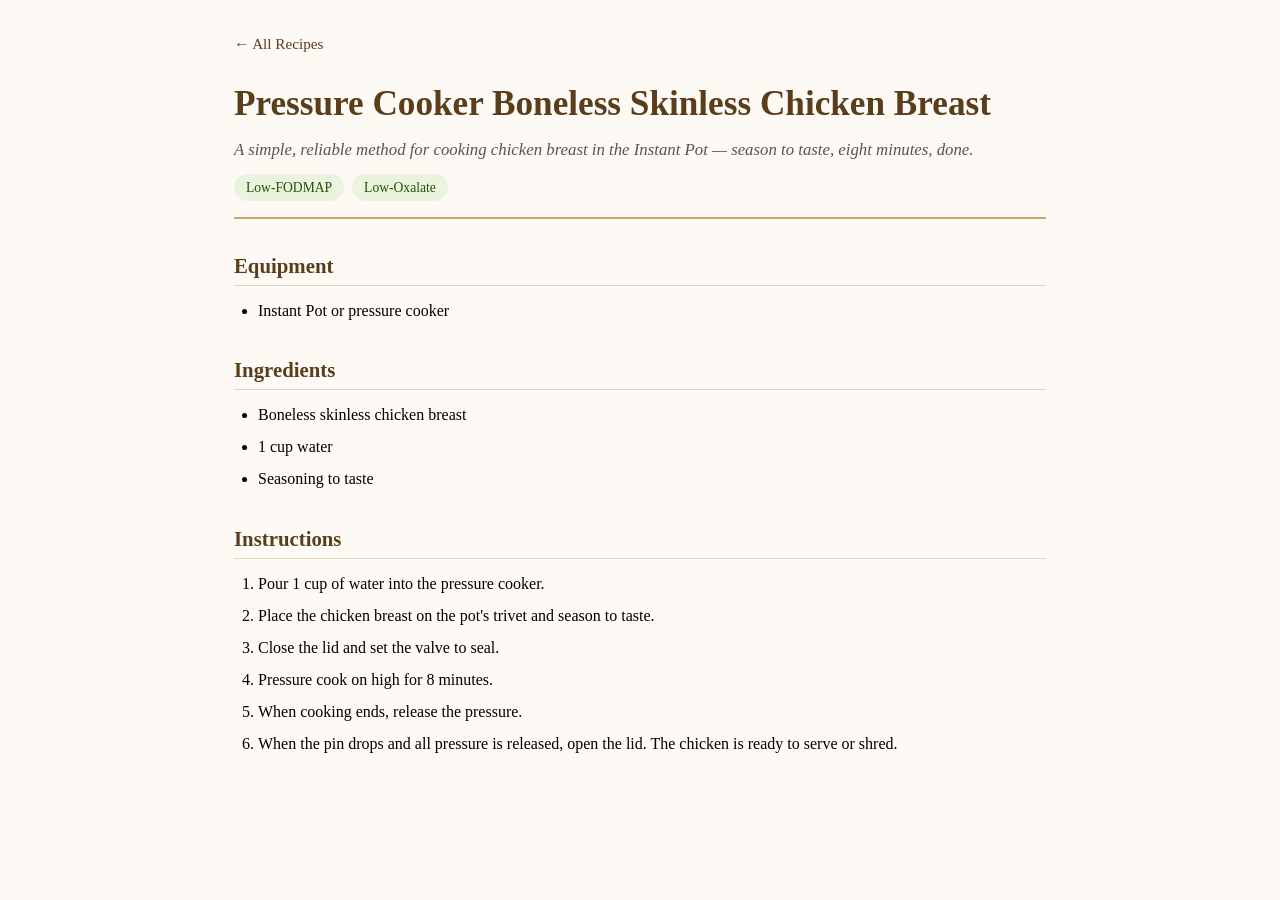
<file: pressure-cooker-chicken-breast.html>
<!DOCTYPE html>
<html lang="en">
<head>
  <meta charset="UTF-8">
  <meta name="viewport" content="width=device-width, initial-scale=1.0">
  <title>Pressure Cooker Boneless Skinless Chicken Breast – Family Recipes</title>
  <link rel="stylesheet" href="style.css">
  <link rel="stylesheet" href="tag.css">
</head>
<body>
  <a class="back-link" href="index.html">← All Recipes</a>
  <article class="recipe">
    <header>
      <h1>Pressure Cooker Boneless Skinless Chicken Breast</h1>
      <p class="recipe-desc">A simple, reliable method for cooking chicken breast in the Instant Pot — season to taste, eight minutes, done.</p>
      <div class="tags">
        <span class="tag tag--low">Low-FODMAP</span>
        <span class="tag tag--low">Low-Oxalate</span>
      </div>
    </header>

    <section>
      <h2>Equipment</h2>
      <ul>
        <li>Instant Pot or pressure cooker</li>
      </ul>
    </section>

    <section>
      <h2>Ingredients</h2>
      <ul>
        <li>Boneless skinless chicken breast</li>
        <li>1 cup water</li>
        <li>Seasoning to taste</li>
      </ul>
    </section>

    <section>
      <h2>Instructions</h2>
      <ol>
        <li>Pour 1 cup of water into the pressure cooker.</li>
        <li>Place the chicken breast on the pot's trivet and season to taste.</li>
        <li>Close the lid and set the valve to seal.</li>
        <li>Pressure cook on high for 8 minutes.</li>
        <li>When cooking ends, release the pressure.</li>
        <li>When the pin drops and all pressure is released, open the lid. The chicken is ready to serve or shred.</li>
      </ol>
    </section>
  </article>
</body>
</html>
</file>
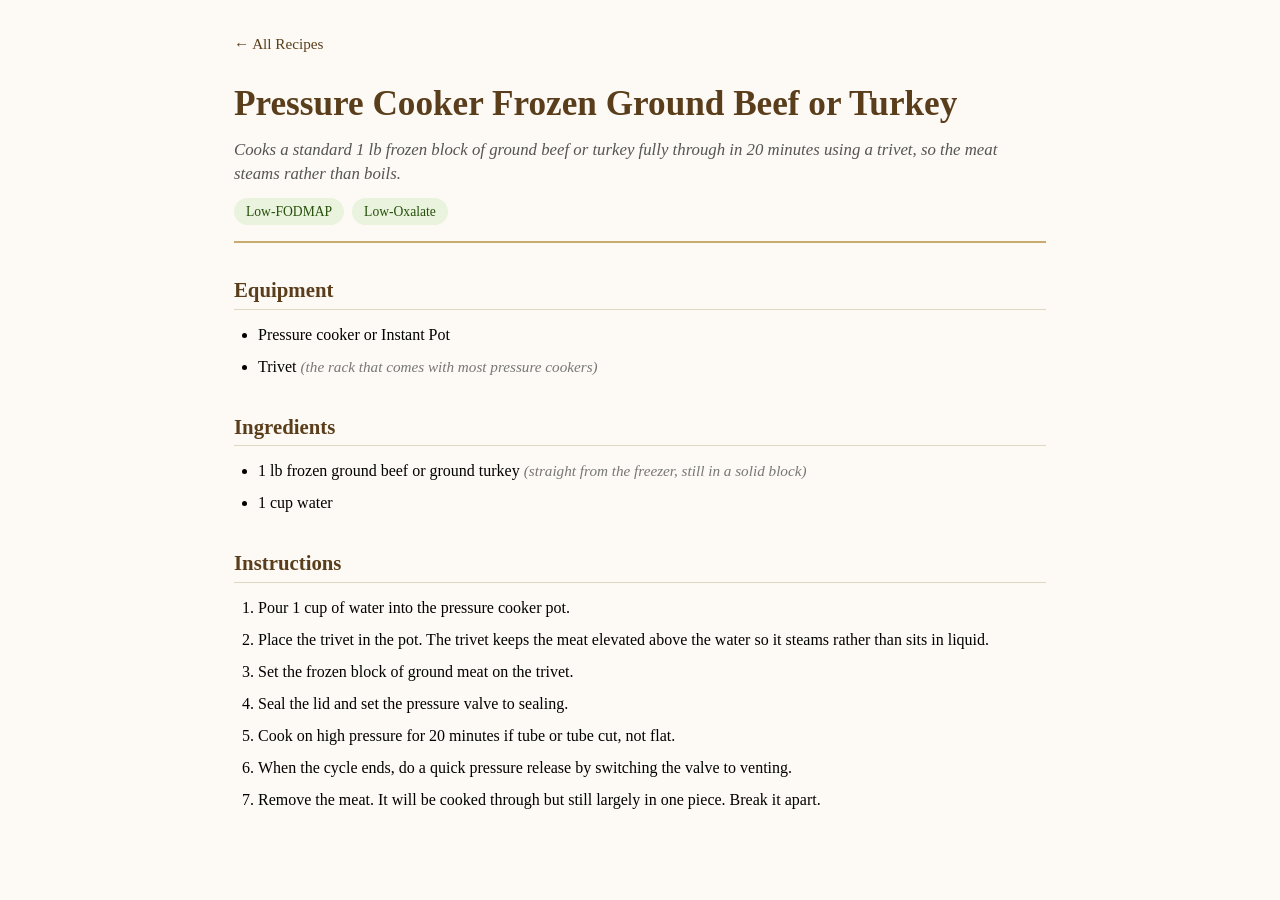
<file: pressure-cooker-frozen-ground-beef-turkey.html>
<!DOCTYPE html>
<html lang="en">
<head>
  <meta charset="UTF-8">
  <meta name="viewport" content="width=device-width, initial-scale=1.0">
  <title>Pressure Cooker Frozen Ground Beef or Turkey – Family Recipes</title>
  <link rel="stylesheet" href="style.css">
  <link rel="stylesheet" href="tag.css">
</head>
<body>
  <a class="back-link" href="index.html">← All Recipes</a>
  <article class="recipe">
    <header>
      <h1>Pressure Cooker Frozen Ground Beef or Turkey</h1>
      <p class="recipe-desc">Cooks a standard 1 lb frozen block of ground beef or turkey fully through in 20 minutes using a trivet, so the meat steams rather than boils.</p>
      <div class="tags">
        <span class="tag tag--low">Low-FODMAP</span>
        <span class="tag tag--low">Low-Oxalate</span>
      </div>
    </header>

    <section>
      <h2>Equipment</h2>
      <ul>
        <li>Pressure cooker or Instant Pot</li>
        <li>Trivet <em>(the rack that comes with most pressure cookers)</em></li>
      </ul>
    </section>

    <section>
      <h2>Ingredients</h2>
      <ul>
        <li>1 lb frozen ground beef or ground turkey <em>(straight from the freezer, still in a solid block)</em></li>
        <li>1 cup water</li>
      </ul>
    </section>

    <section>
      <h2>Instructions</h2>
      <ol>
        <li>Pour 1 cup of water into the pressure cooker pot.</li>
        <li>Place the trivet in the pot. The trivet keeps the meat elevated above the water so it steams rather than sits in liquid.</li>
        <li>Set the frozen block of ground meat on the trivet.</li>
        <li>Seal the lid and set the pressure valve to sealing.</li>
        <li>Cook on high pressure for 20 minutes if tube or tube cut, not flat.</li>
        <li>When the cycle ends, do a quick pressure release by switching the valve to venting.</li>
        <li>Remove the meat. It will be cooked through but still largely in one piece. Break it apart.</li>
      </ol>
    </section>

  </article>
</body>
</html>
</file>
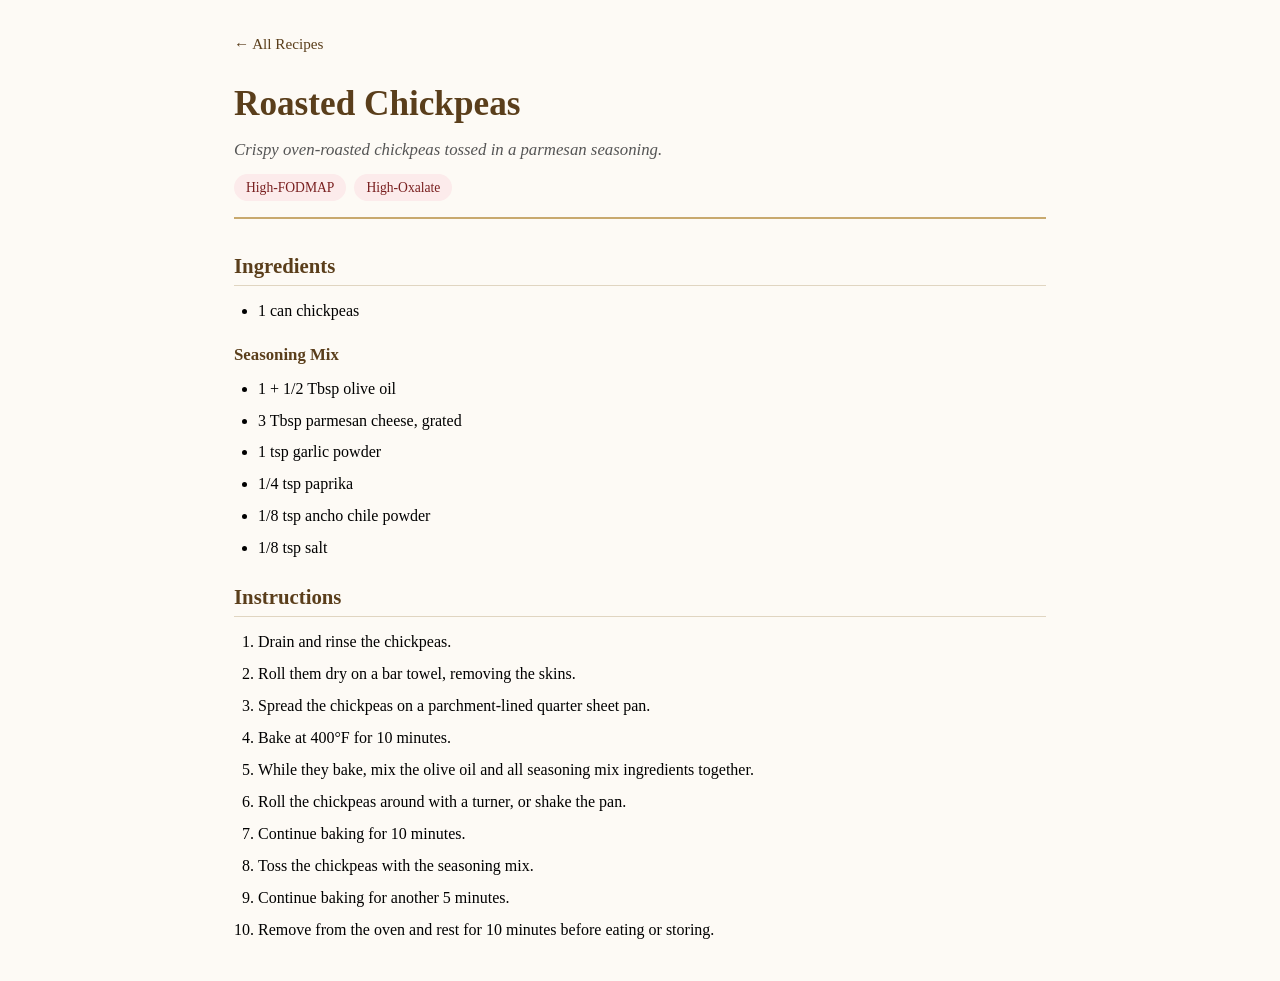
<file: roasted-chickpeas.html>
<!DOCTYPE html>
<html lang="en">
<head>
  <meta charset="UTF-8">
  <meta name="viewport" content="width=device-width, initial-scale=1.0">
  <title>Roasted Chickpeas – Family Recipes</title>
  <link rel="stylesheet" href="style.css">
  <link rel="stylesheet" href="tag.css">
</head>
<body>
  <a class="back-link" href="index.html">← All Recipes</a>
  <article class="recipe">
    <header>
      <h1>Roasted Chickpeas</h1>
      <p class="recipe-desc">Crispy oven-roasted chickpeas tossed in a parmesan seasoning.</p>
      <div class="tags">
        <span class="tag tag--high">High-FODMAP</span>
        <span class="tag tag--high">High-Oxalate</span>
      </div>
    </header>

    <h2>Ingredients</h2>
    <ul>
      <li>1 can chickpeas</li>
    </ul>

    <h3>Seasoning Mix</h3>
    <ul>
      <li>1 + 1/2 Tbsp olive oil</li>
      <li>3 Tbsp parmesan cheese, grated</li>
      <li>1 tsp garlic powder</li>
      <li>1/4 tsp paprika</li>
      <li>1/8 tsp ancho chile powder</li>
      <li>1/8 tsp salt</li>
    </ul>

    <h2>Instructions</h2>
    <ol>
      <li>Drain and rinse the chickpeas.</li>
      <li>Roll them dry on a bar towel, removing the skins.</li>
      <li>Spread the chickpeas on a parchment-lined quarter sheet pan.</li>
      <li>Bake at 400°F for 10 minutes.</li>
      <li>While they bake, mix the olive oil and all seasoning mix ingredients together.</li>
      <li>Roll the chickpeas around with a turner, or shake the pan.</li>
      <li>Continue baking for 10 minutes.</li>
      <li>Toss the chickpeas with the seasoning mix.</li>
      <li>Continue baking for another 5 minutes.</li>
      <li>Remove from the oven and rest for 10 minutes before eating or storing.</li>
    </ol>
  </article>
</body>
</html>
</file>
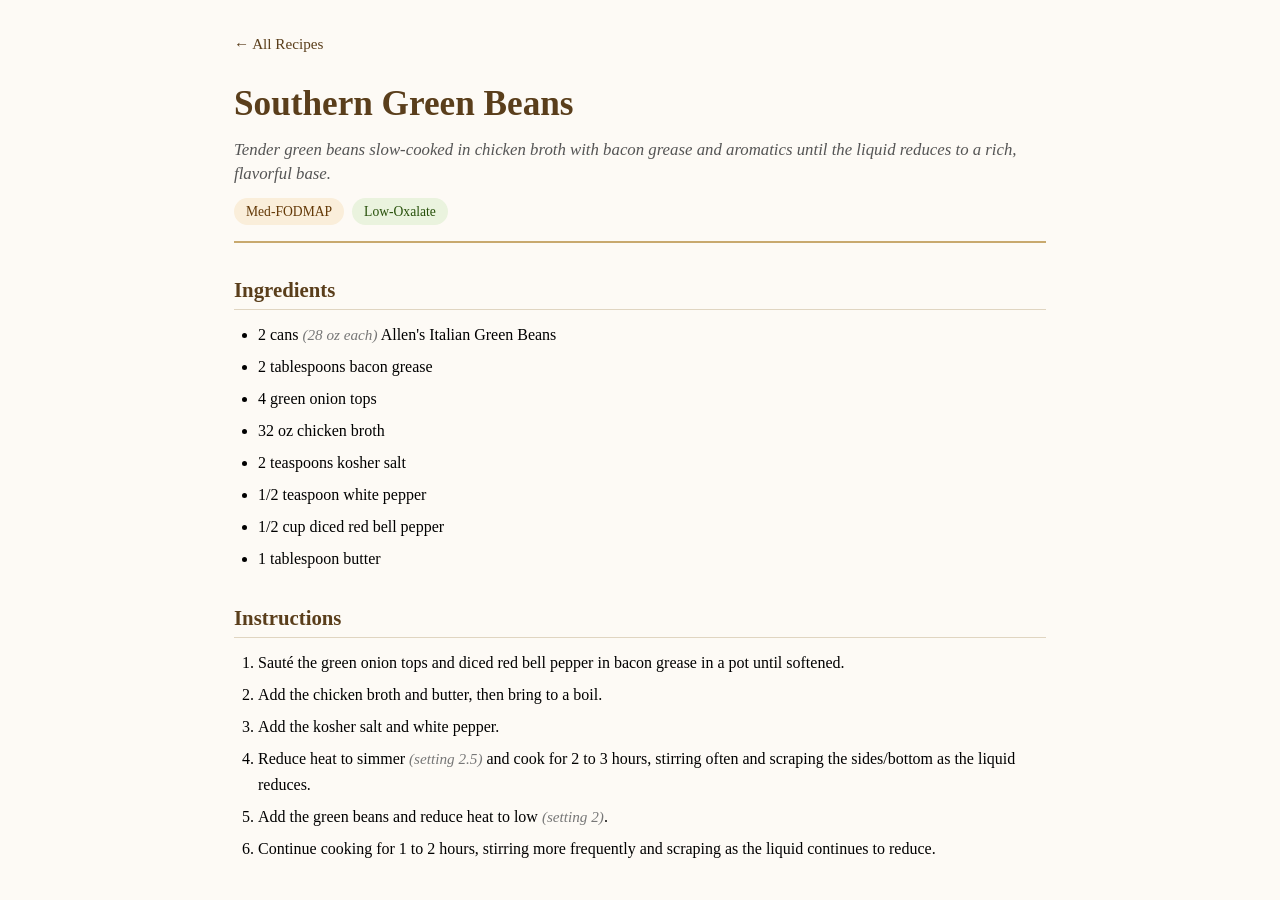
<file: southern-green-beans.html>
<!DOCTYPE html>
<html lang="en">
<head>
  <meta charset="UTF-8">
  <meta name="viewport" content="width=device-width, initial-scale=1.0">
  <title>Southern Green Beans – Family Recipes</title>
  <link rel="stylesheet" href="style.css">  
  <link rel="stylesheet" href="tag.css">
</head>
<body>
  <a class="back-link" href="index.html">← All Recipes</a>
  <article class="recipe">
    <header>
      <h1>Southern Green Beans</h1>
      <p class="recipe-desc">Tender green beans slow-cooked in chicken broth with bacon grease and aromatics until the liquid reduces to a rich, flavorful base.</p>
      <div class="tags">
        <span class="tag tag--med">Med-FODMAP</span>
        <span class="tag tag--low">Low-Oxalate</span>
      </div>
    </header>

    <section>
      <h2>Ingredients</h2>
      <ul>
        <li>2 cans <em>(28 oz each)</em> Allen's Italian Green Beans</li>
        <li>2 tablespoons bacon grease</li>
        <li>4 green onion tops</li>
        <li>32 oz chicken broth</li>
        <li>2 teaspoons kosher salt</li>
        <li>1/2 teaspoon white pepper</li>
        <li>1/2 cup diced red bell pepper</li>
        <li>1 tablespoon butter</li>
      </ul>
    </section>

    <section>
      <h2>Instructions</h2>
      <ol>
        <li>Sauté the green onion tops and diced red bell pepper in bacon grease in a pot until softened.</li>
        <li>Add the chicken broth and butter, then bring to a boil.</li>
        <li>Add the kosher salt and white pepper.</li>
        <li>Reduce heat to simmer <em>(setting 2.5)</em> and cook for 2 to 3 hours, stirring often and scraping the sides/bottom as the liquid reduces.</li>
        <li>Add the green beans and reduce heat to low <em>(setting 2)</em>.</li>
        <li>Continue cooking for 1 to 2 hours, stirring more frequently and scraping as the liquid continues to reduce.</li>
      </ol>
    </section>
  </article>
</body>
</html>
</file>
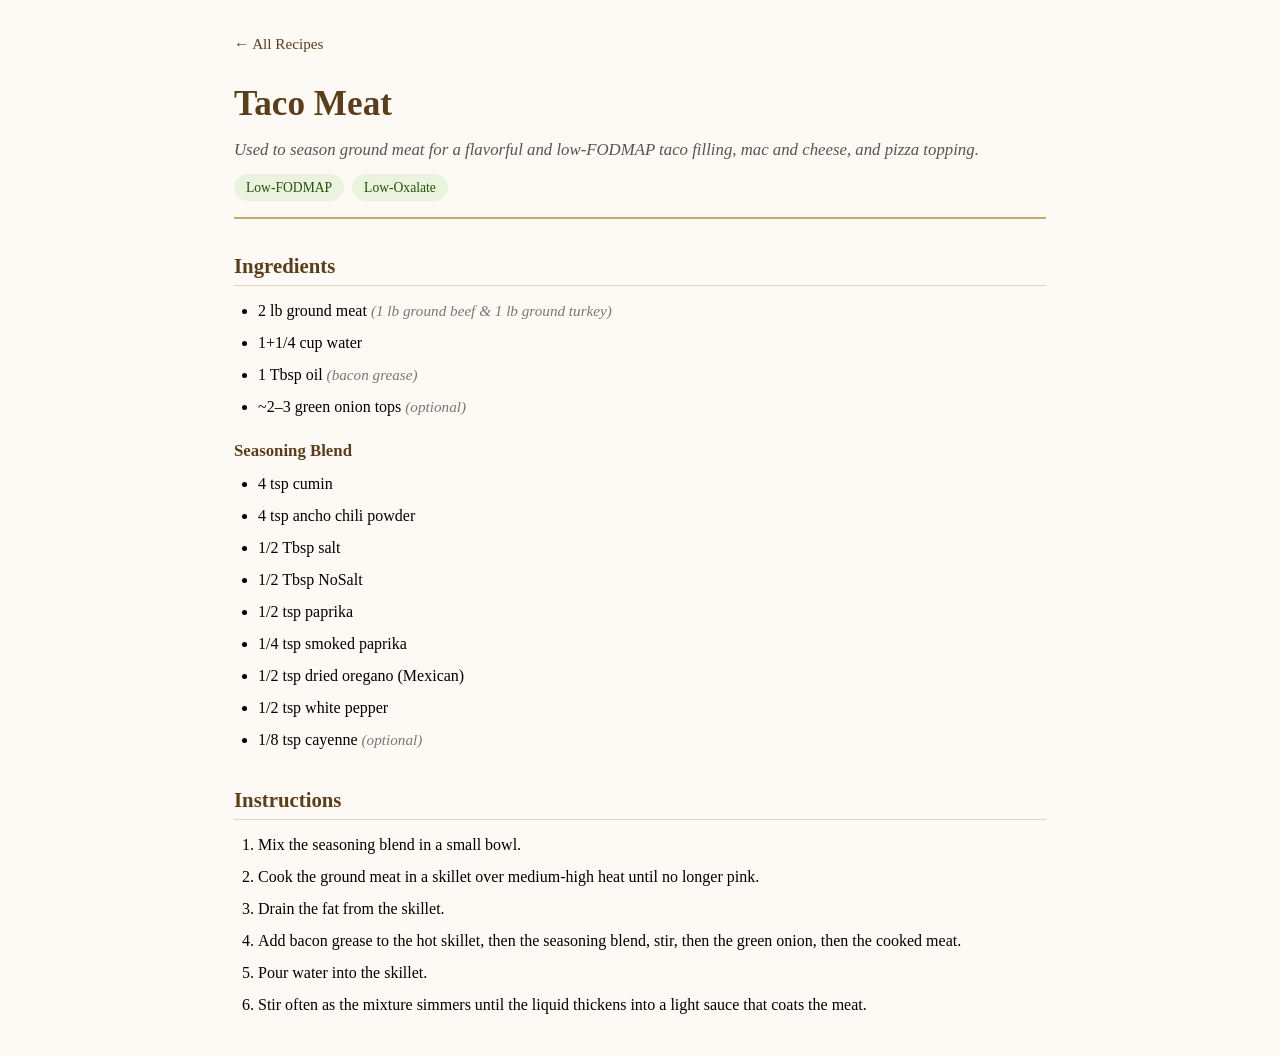
<file: taco-meat.html>
<!DOCTYPE html>
<html lang="en">
<head>
  <meta charset="UTF-8">
  <meta name="viewport" content="width=device-width, initial-scale=1.0">
  <title>Taco Meat – Family Recipes</title>
  <link rel="stylesheet" href="style.css">
  <link rel="stylesheet" href="tag.css">
</head>
<body>
  <a class="back-link" href="index.html">← All Recipes</a>
  <article class="recipe">
    <header>
      <h1>Taco Meat</h1>
      <p class="recipe-desc">Used to season ground meat for a flavorful and low-FODMAP taco filling, mac and cheese, and pizza topping.</p>
      <div class="tags">
        <span class="tag tag--low">Low-FODMAP</span>
        <span class="tag tag--low">Low-Oxalate</span>
      </div>
    </header>

    <section>
      <h2>Ingredients</h2>
      <ul>
        <li>2 lb ground meat <em>(1 lb ground beef &amp; 1 lb ground turkey)</em></li>
        <li>1+1/4 cup water</li>
        <li>1 Tbsp oil <em>(bacon grease)</em></li>
        <li>~2–3 green onion tops <em>(optional)</em></li>
      </ul>

      <h3>Seasoning Blend</h3>
      <ul>
        <li>4 tsp cumin</li>
        <li>4 tsp ancho chili powder</li>
        <li>1/2 Tbsp salt</li>
        <li>1/2 Tbsp NoSalt</li>
        <li>1/2 tsp paprika</li>
        <li>1/4 tsp smoked paprika</li>
        <li>1/2 tsp dried oregano (Mexican)</li>
        <li>1/2 tsp white pepper</li>
        <li>1/8 tsp cayenne <em>(optional)</em></li>
      </ul>
    </section>

    <section>
      <h2>Instructions</h2>
      <ol>
        <li>Mix the seasoning blend in a small bowl.</li>
        <li>Cook the ground meat in a skillet over medium-high heat until no longer pink.</li>
        <li>Drain the fat from the skillet.</li>
        <li>Add bacon grease to the hot skillet, then the seasoning blend, stir, then the green onion, then the cooked meat.</li>
        <li>Pour water into the skillet.</li>
        <li>Stir often as the mixture simmers until the liquid thickens into a light sauce that coats the meat.</li>
      </ol>
    </section>
  </article>
</body>
</html>
</file>
<file: style.css>
*, *::before, *::after { box-sizing: border-box; margin: 0; padding: 0; }

body {
  font-family: Georgia, serif;
  background: #fdfaf5;
  color: #000;
  max-width: 860px;
  margin: 0 auto;
  padding: 2rem 1.5rem;
  line-height: 1.44;
}

header {
  border-bottom: 2px solid #c8a96e;
  padding-bottom: 1rem;
  margin-bottom: 2rem;
}

h1 { font-size: 2.2rem; color: #5a3e1b; }

/* Index */
.recipe-list {
  list-style: none;
}

.recipe-list li {
  padding: 1rem 0;
  border-bottom: 1px solid #e0d5c1;
}

.recipe-list a {
  font-size: 1.25rem;
  color: #5a3e1b;
  text-decoration: none;
}

.recipe-list a:hover {
  text-decoration: underline;
}

.recipe-list p {
  margin-top: 0.25rem;
  color: #666;
  font-size: 0.95rem;
}

/* Recipe pages */
.back-link {
  display: inline-block;
  margin-bottom: 1.5rem;
  color: #5a3e1b;
  text-decoration: none;
  font-size: 0.95rem;
}

.back-link:hover { text-decoration: underline; }

.recipe-desc {
  margin-top: 0.5rem;
  font-style: italic;
  color: #555;
  font-size: 1.05rem;
}

.recipe section {
  margin-top: 2rem;
}

.recipe h2 {
  font-size: 1.3rem;
  color: #5a3e1b;
  border-bottom: 1px solid #e0d5c1;
  padding-bottom: 0.25rem;
  margin-top: 1em;
  margin-bottom: 0.75rem;
}

.recipe h3 {
  font-size: 1.05rem;
  color: #5a3e1b;
  margin: 1.25rem 0 0.5rem;
}

.recipe ul, .recipe ol {
  padding-left: 1.5rem;
}

.recipe li {
  margin-bottom: 0.4rem;
  line-height: 1.6;
}

.recipe em {
  color: #777;
  font-size: 0.95em;
}

/* Recipe tables */
.recipe table {
  width: 100%;
  margin: 1rem 0 1.5rem;
  border: 1px solid #e0d5c1;
  border-radius: 0.55rem;
  border-collapse: separate;
  border-spacing: 0;
  background: #fffdf8;
  font-size: 0.98rem;
  box-shadow: 0 1px 2px rgba(90, 62, 27, 0.08);
}

.recipe caption {
  caption-side: bottom;
  padding-top: 0.5rem;
  color: #666;
  font-size: 0.9rem;
  font-style: italic;
  text-align: left;
}

.recipe th,
.recipe td {
  padding: 0.7rem 0.85rem;
  border-right: 1px solid #e0d5c1;
  border-bottom: 1px solid #e0d5c1;
  vertical-align: top;
}

.recipe th {
  background: #f2eadb;
  color: #5a3e1b;
  font-weight: bold;
  text-align: left;
}

.recipe td {
  color: #222;
}

.recipe tbody tr:nth-child(even) {
  background: #fbf4e8;
}

.recipe tbody tr:hover {
  background: #f6ecd9;
}

.recipe th:last-child,
.recipe td:last-child {
  border-right: 0;
}

.recipe tbody tr:last-child td {
  border-bottom: 0;
}

.recipe th:not(:first-child),
.recipe td:not(:first-child) {
  text-align: right;
  white-space: nowrap;
  font-variant-numeric: tabular-nums;
}

/* Keep tables usable on narrow screens without changing the HTML */
@media (max-width: 640px) {
  .recipe table {
    display: block;
    max-width: 100%;
    overflow-x: auto;
    -webkit-overflow-scrolling: touch;
  }

  .recipe th,
  .recipe td {
    padding: 0.65rem 0.75rem;
  }

  .recipe th:first-child,
  .recipe td:first-child {
    min-width: 10rem;
  }

  .recipe th:not(:first-child),
  .recipe td:not(:first-child) {
    min-width: 8rem;
  }
}
</file>
<file: tag.css>
/* Tag chips for FODMAP and oxalate severity labels.
   Color encodes severity (low / med / high).
   The label text encodes which axis (FODMAP or oxalate). */

.tags {
  display: flex;
  flex-wrap: wrap;
  gap: 0.5rem;
  margin-top: 0.75rem;
}

.tag {
  display: inline-block;
  padding: 0.25rem 0.75rem;
  border-radius: 9999px;
  font-size: 0.85rem;
  font-weight: 500;
  line-height: 1.4;
  white-space: nowrap;
}

.tag--low {
  background-color: #EAF3DE;
  color: #27500A;
}

.tag--med {
  background-color: #FAEEDA;
  color: #633806;
}

.tag--high {
  background-color: #FCEBEB;
  color: #791F1F;
}
</file>
